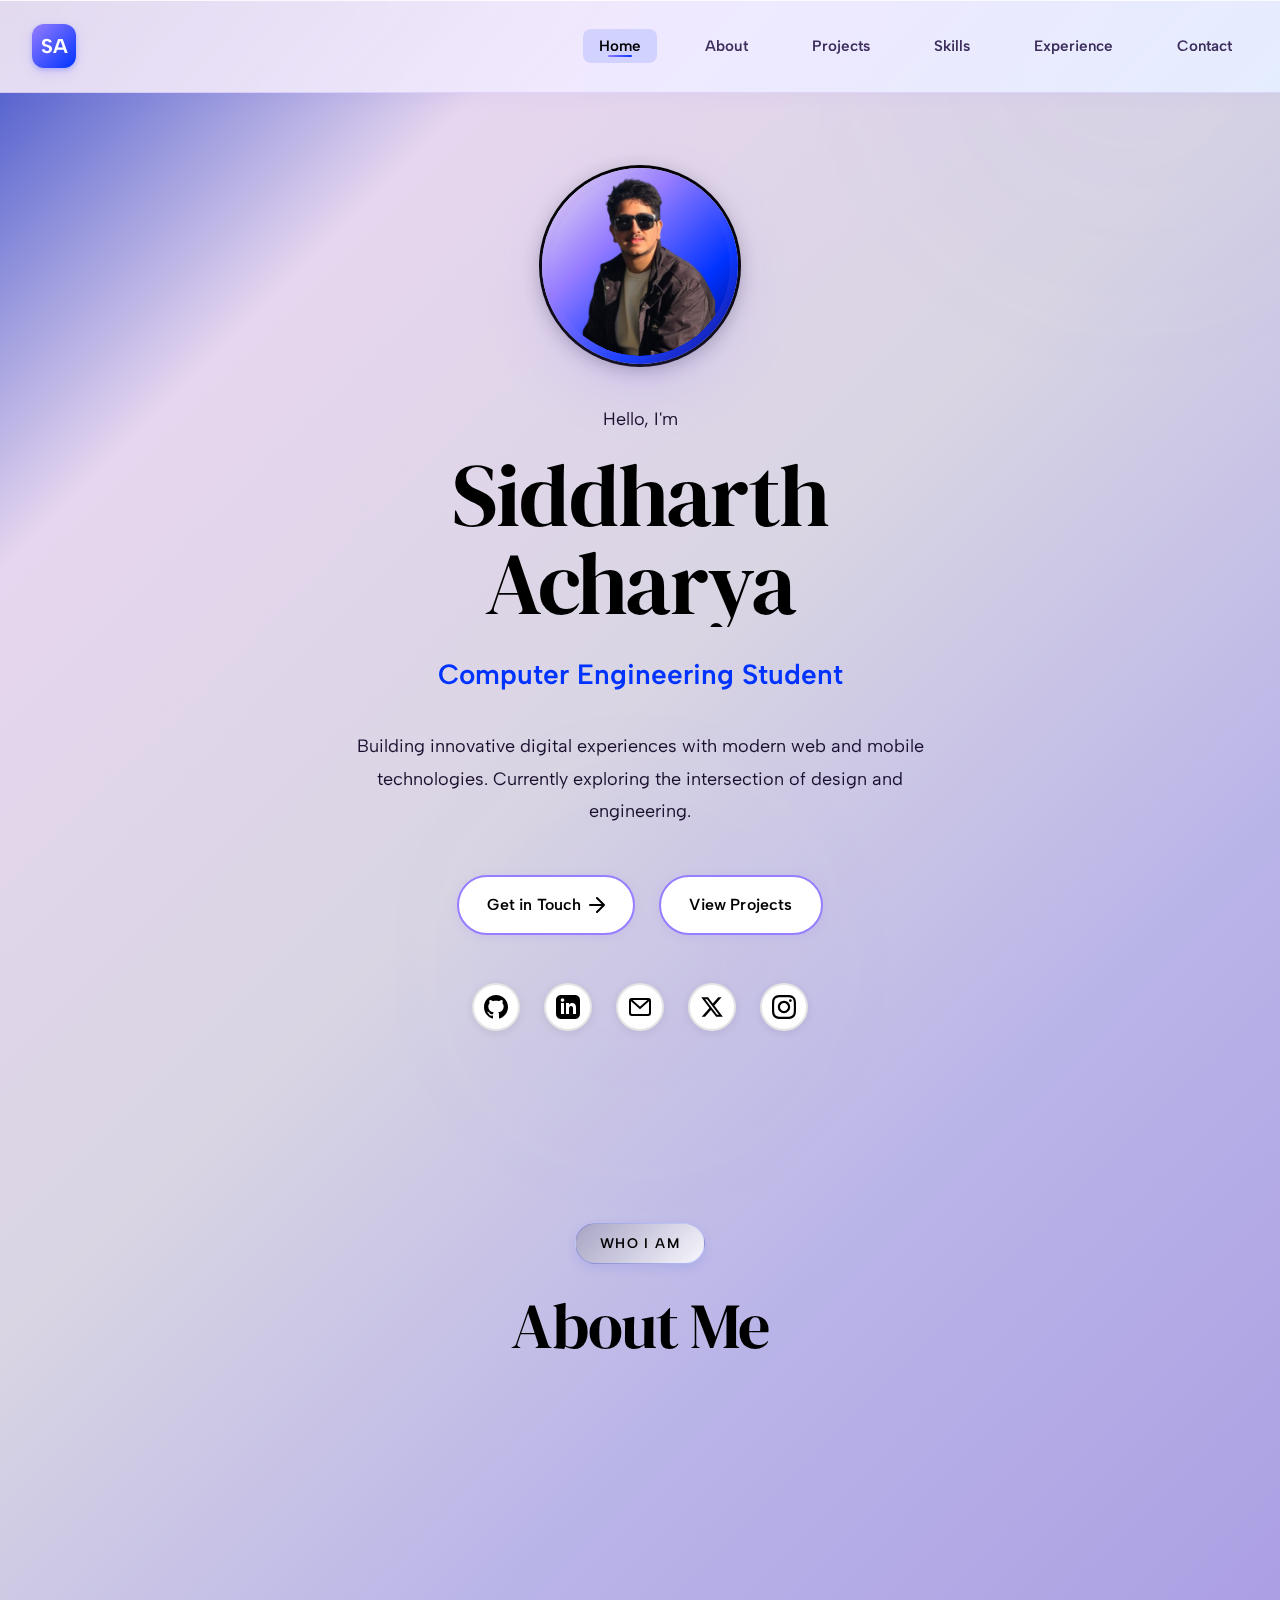
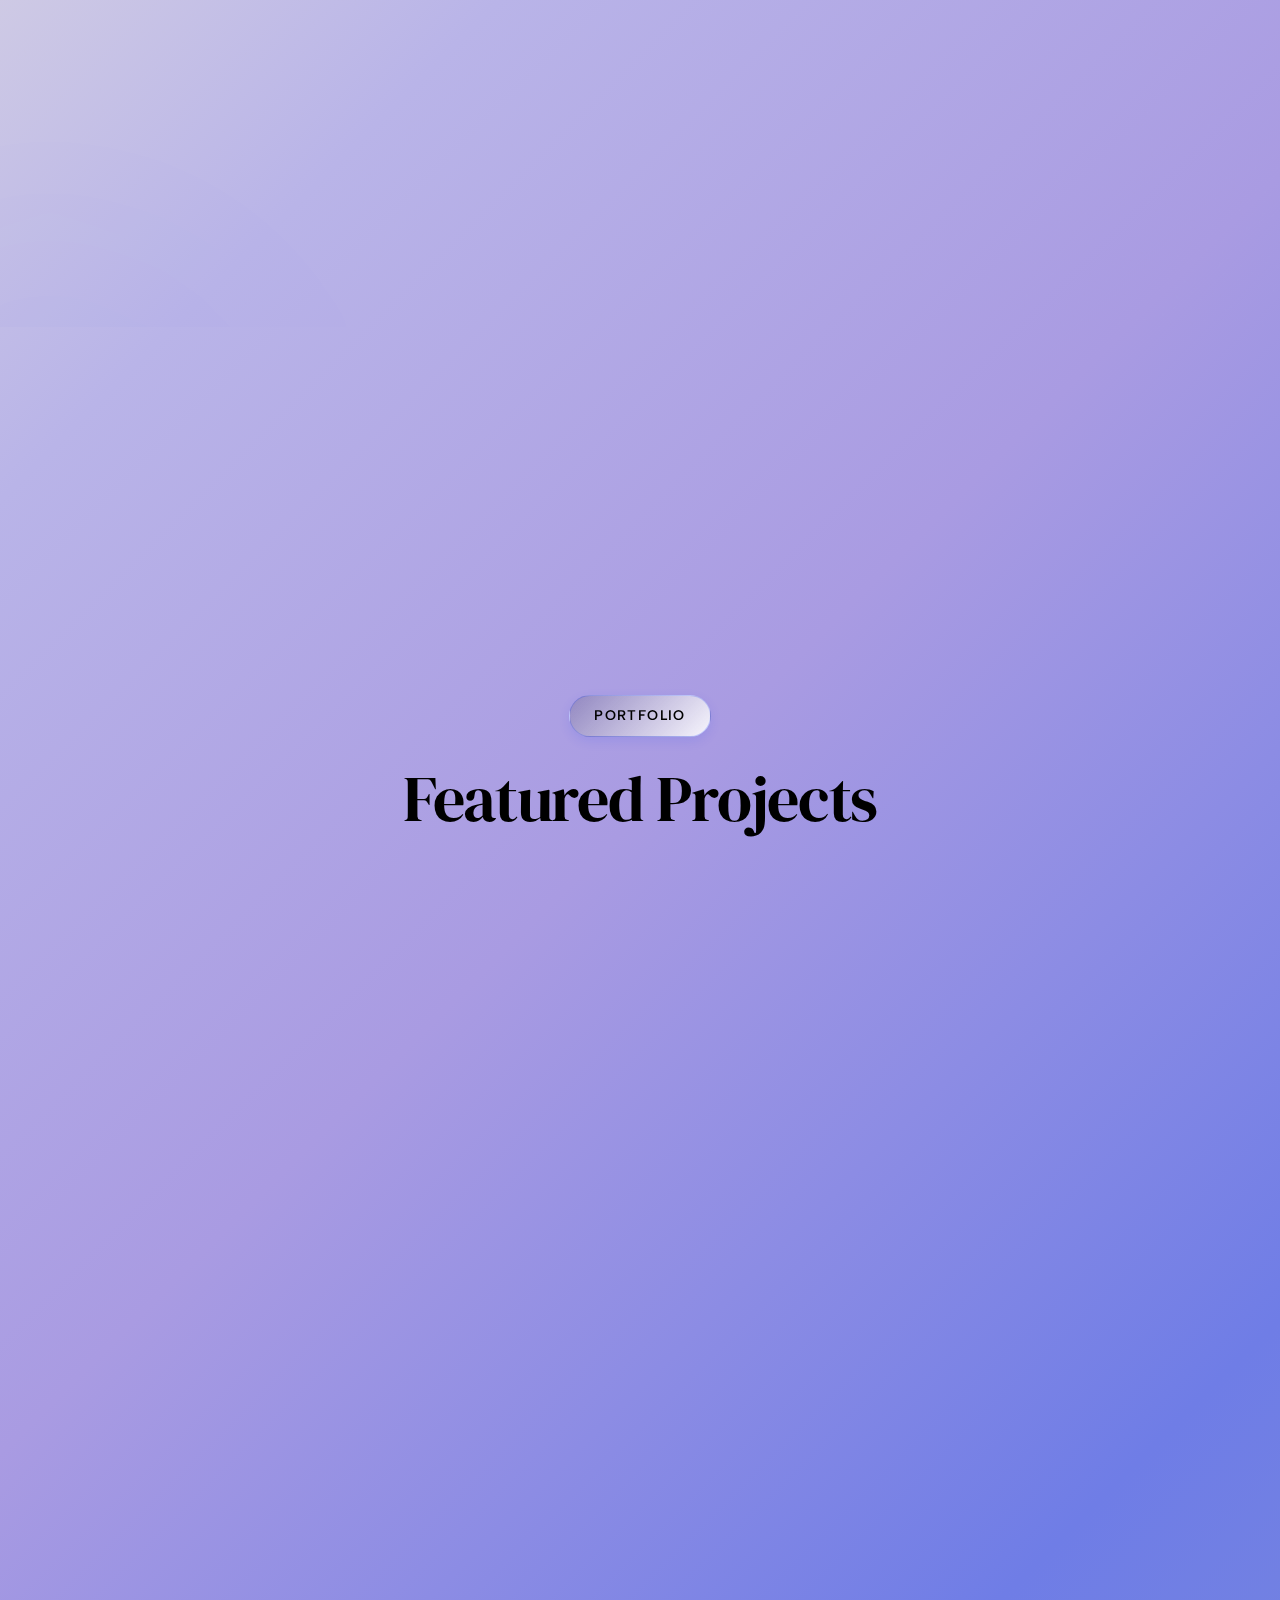
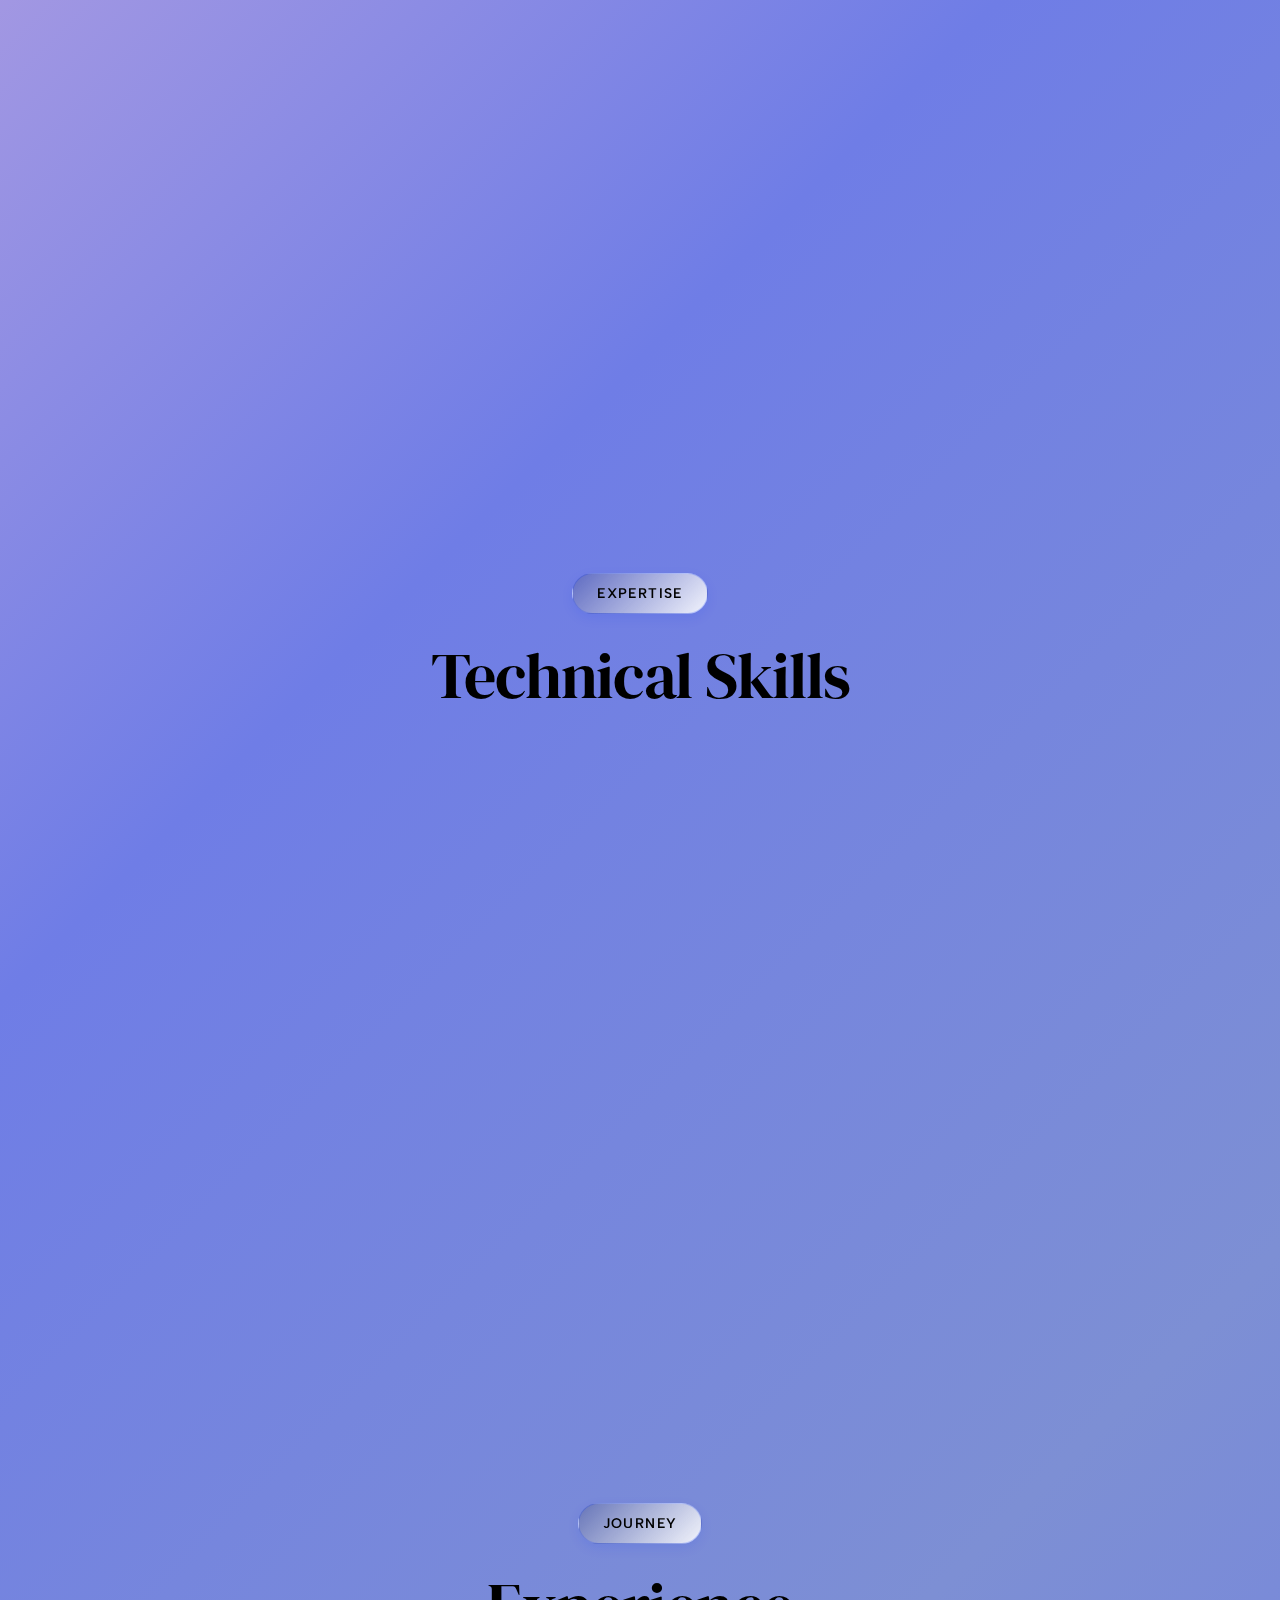
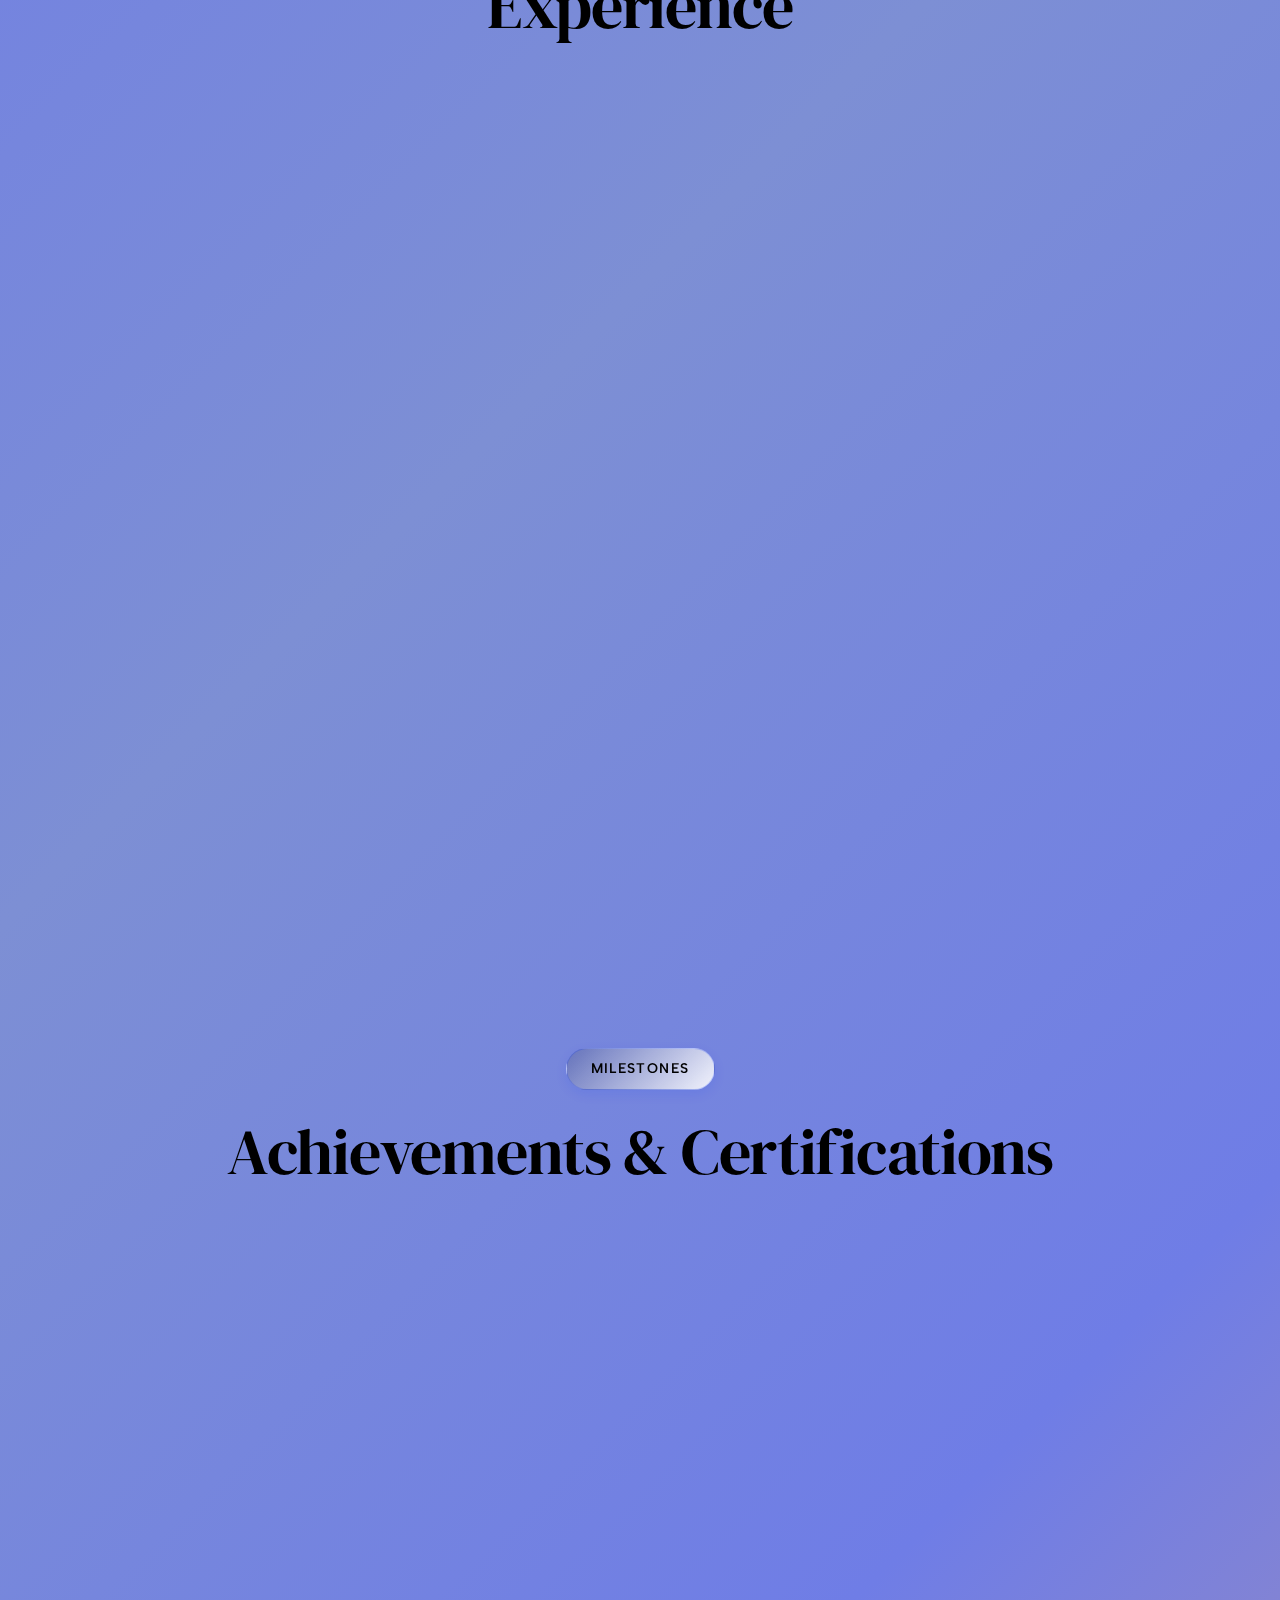
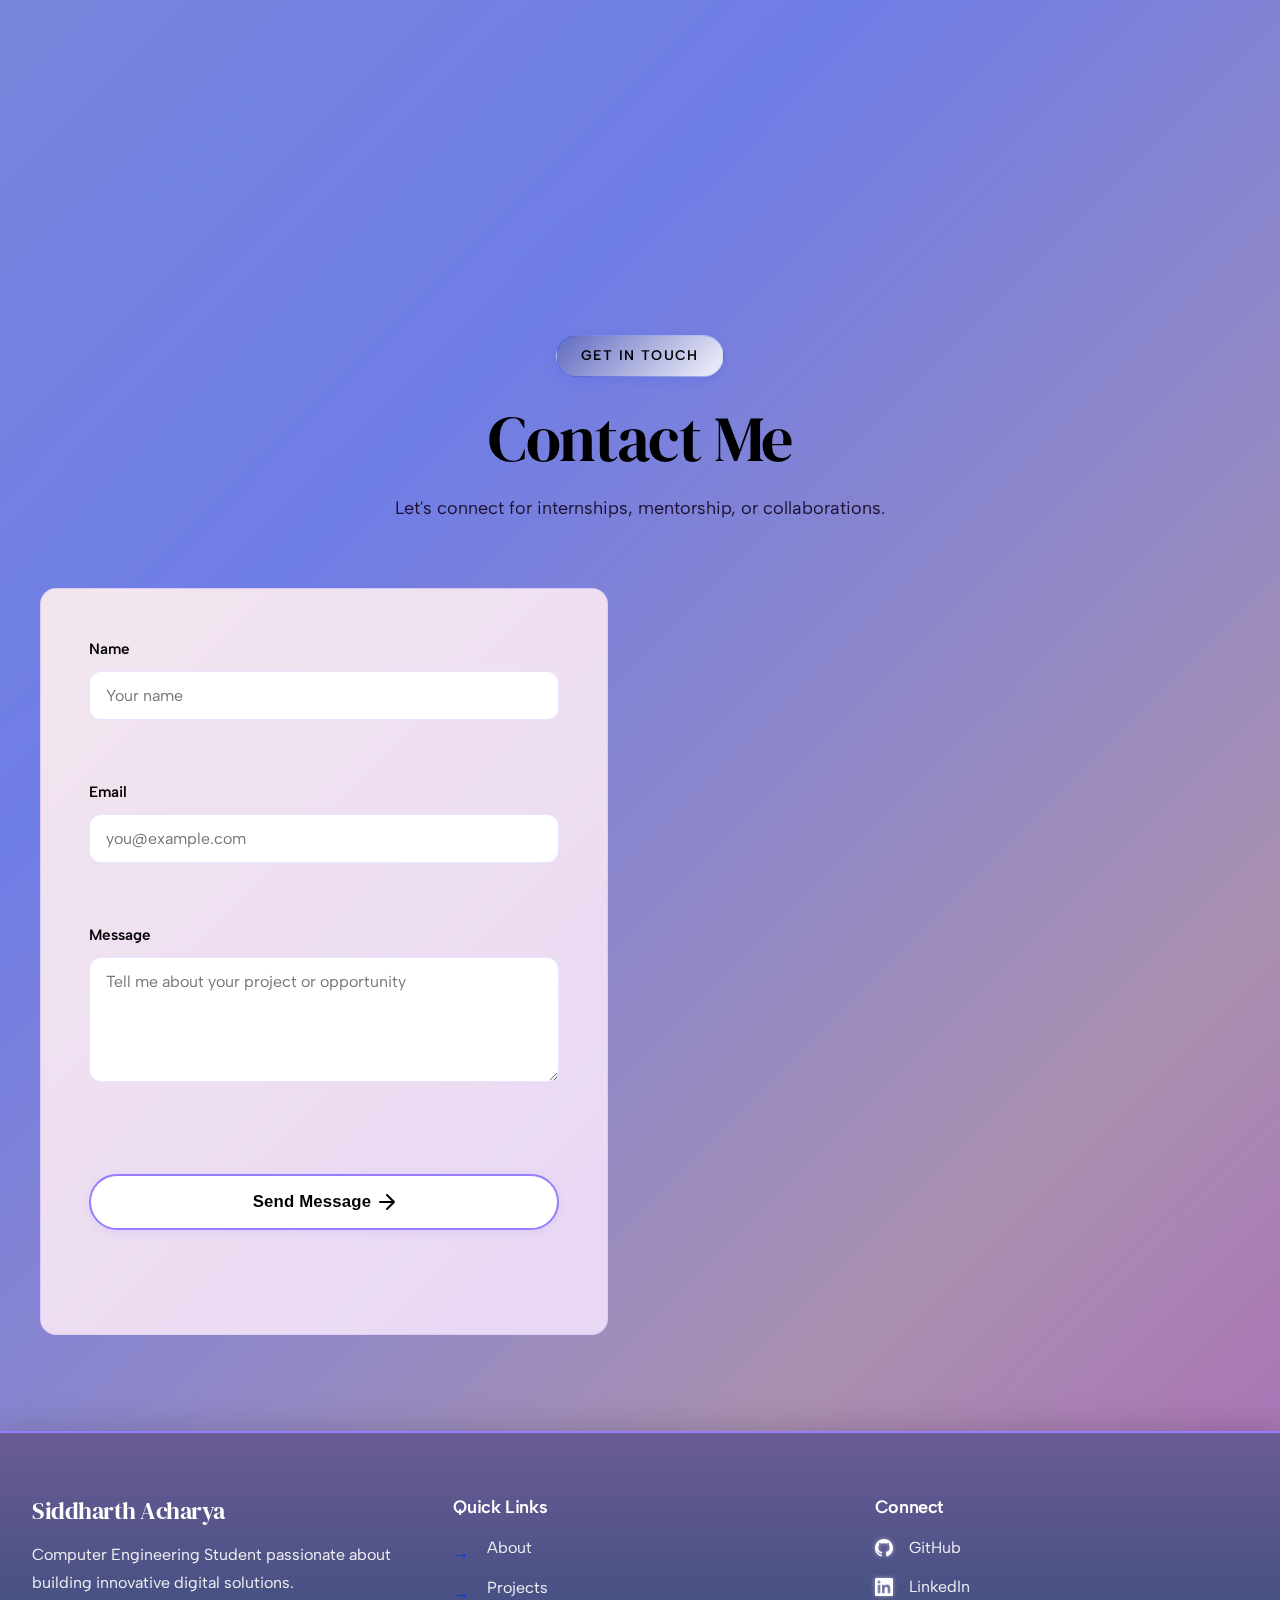
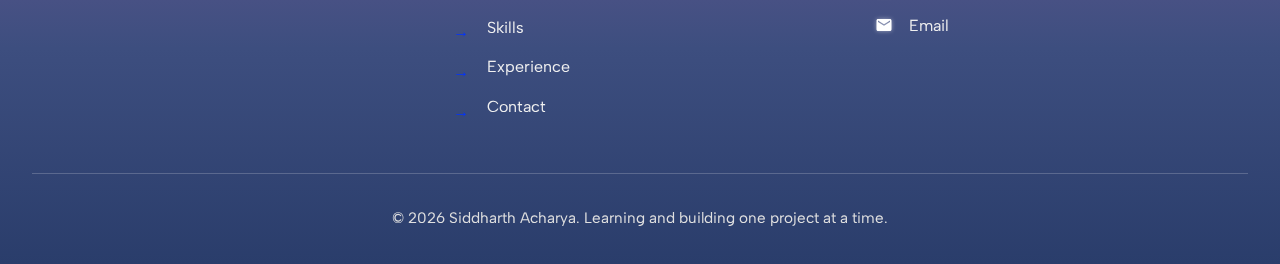
<file: index.html>
<!DOCTYPE html>
<html lang="en">
<head>
    <meta charset="UTF-8">
    <meta name="viewport" content="width=device-width, initial-scale=1.0">
    <meta name="description" content="Siddharth Acharya - Computer Engineering student from Kathmandu, Nepal specializing in web development (Django, Python, JavaScript), data science, and systems programming. View portfolio projects and skills.">
    <meta name="author" content="Siddharth Acharya">
    <meta name="keywords" content="Siddharth Acharya, Computer Engineering Nepal, Web Developer Kathmandu, Python Django Developer, Full Stack Developer, Data Science Student, Portfolio, GitHub Projects, JavaScript, HTML CSS, Systems Programming">
    
    <title>Siddharth Acharya — Computer Engineering Student | Web Developer Portfolio</title>
    
    <!-- Canonical URL -->
    <link rel="canonical" href="https://siddharthacharya.com.np/">
    
    <!-- Open Graph Meta Tags -->
    <meta property="og:title" content="Siddharth Acharya - Computer Engineering Student & Web Developer">
    <meta property="og:description" content="Computer Engineering student passionate about web development, data science, and systems programming. Explore my portfolio projects and technical skills.">
    <meta property="og:image" content="https://siddharthacharya.com.np/dp.png">
    <meta property="og:url" content="https://siddharthacharya.com.np">
    <meta property="og:type" content="website">
    <meta property="og:site_name" content="Siddharth Acharya Portfolio">
    <meta property="og:locale" content="en_US">
    
    <!-- Twitter Card Meta Tags -->
    <meta name="twitter:card" content="summary_large_image">
    <meta name="twitter:site" content="@acharya_2226">
    <meta name="twitter:creator" content="@acharya_2226">
    <meta name="twitter:title" content="Siddharth Acharya - Portfolio">
    <meta name="twitter:description" content="Computer Engineering student specializing in web development and data science. View my projects and skills.">
    <meta name="twitter:image" content="https://siddharthacharya.com.np/dp.png">
    
    <!-- Additional SEO Meta Tags -->
    <meta name="robots" content="index, follow">
    <meta name="googlebot" content="index, follow">
    <meta name="language" content="English">
    <meta name="revisit-after" content="7 days">
    <meta name="theme-color" content="#6366f1">
    
    <!-- Preconnect to font providers -->
    <link rel="preconnect" href="https://fonts.googleapis.com">
    <link rel="preconnect" href="https://fonts.gstatic.com" crossorigin>
    
    <!-- Preload Critical Assets -->
    <link rel="preload" href="styles.css" as="style">
    <link rel="preload" href="dp.png" as="image">
    <link rel="preload" href="https://fonts.googleapis.com/css2?family=DM+Serif+Display:ital@0;1&family=Albert+Sans:wght@300;400;500;600;700&display=swap" as="style">
    
    <!-- Google Fonts -->
    <link href="https://fonts.googleapis.com/css2?family=DM+Serif+Display:ital@0;1&family=Albert+Sans:wght@300;400;500;600;700&display=swap" rel="stylesheet">
    
    <!-- Styles -->
    <link rel="stylesheet" href="styles.css">
    
    <!-- Favicon -->
    <link rel="icon" type="image/svg+xml" href="data:image/svg+xml,<svg xmlns='http://www.w3.org/2000/svg' viewBox='0 0 100 100'><text y='.9em' font-size='90'>👨‍💻</text></svg>">
    
    <!-- Web App Manifest -->
    <link rel="manifest" href="manifest.json">
    
    <!-- Apple Touch Icon -->
    <link rel="apple-touch-icon" href="dp.png">
</head>
<body>
    <!-- Skip to main content link for accessibility -->
    <a href="#main-content" class="skip-link">Skip to main content</a>

    <!-- Navigation -->
    <nav class="site-nav" role="navigation" aria-label="Main navigation">
        <div class="nav-container">
            <a href="#home" class="nav-brand" aria-label="Siddharth Acharya - Home">
                <span class="brand-initial">SA</span>
                <span class="brand-name">Siddharth Acharya</span>
            </a>
            
            <button class="nav-toggle" 
                    aria-label="Toggle navigation menu" 
                    aria-expanded="false"
                    aria-controls="primary-menu">
                <span></span>
                <span></span>
                <span></span>
            </button>
            
            <ul class="nav-menu" id="primary-menu">
                <li><a href="#home" class="nav-link active">Home</a></li>
                <li><a href="#about" class="nav-link">About</a></li>
                <li><a href="#projects" class="nav-link">Projects</a></li>
                <li><a href="#skills" class="nav-link">Skills</a></li>
                <li><a href="#experience" class="nav-link">Experience</a></li>
                <li><a href="#contact" class="nav-link">Contact</a></li>
            </ul>
        </div>
    </nav>

    <!-- Main Content -->
    <main id="main-content">
        <!-- Hero Section -->
        <section id="home" class="hero-section">
            <div class="hero-background">
                <div class="gradient-orb orb-1"></div>
                <div class="gradient-orb orb-2"></div>
                <div class="gradient-orb orb-3"></div>
                <div class="grain-overlay"></div>
            </div>
            
            <div class="hero-container">
                <div class="hero-content">
                    <div class="profile-avatar">
                        <div class="avatar-ring"></div>
                        <div class="avatar-core">
                            <span><img src="dp.png" alt="Siddharth Acharya - Computer Engineering Student Profile Photo" loading="eager" width="200" height="200"></span>
                        </div>
                    </div>
                    
                    <div class="hero-text">
                        <p class="hero-greeting">Hello, I'm</p>
                        <h1 class="hero-title">
                            <span class="title-line">Siddharth</span>
                            <span class="title-line">Acharya</span>
                        </h1>
                        <p class="hero-role">Computer Engineering Student</p>
                        <p class="hero-description">
                            Building innovative digital experiences with modern web and mobile technologies. 
                            Currently exploring the intersection of design and engineering.
                        </p>
                    </div>
                    
                    <div class="hero-actions">
                        <a href="#contact" class="btn btn-primary">
                            <span>Get in Touch</span>
                            <svg width="16" height="16" viewBox="0 0 16 16" fill="none">
                                <path d="M1 8H15M15 8L8 1M15 8L8 15" stroke="currentColor" stroke-width="2" stroke-linecap="round" stroke-linejoin="round"/>
                            </svg>
                        </a>
                        <a href="#projects" class="btn btn-secondary">
                            <span>View Projects</span>
                        </a>
                    </div>
                    
                    <div class="social-links">
                        <a href="https://github.com/acharya-2226" target="_blank" rel="noopener noreferrer" aria-label="GitHub Profile" class="social-link">
                            <svg width="24" height="24" viewBox="0 0 24 24" fill="currentColor">
                                <path d="M12 0c-6.626 0-12 5.373-12 12 0 5.302 3.438 9.8 8.207 11.387.599.111.793-.261.793-.577v-2.234c-3.338.726-4.033-1.416-4.033-1.416-.546-1.387-1.333-1.756-1.333-1.756-1.089-.745.083-.729.083-.729 1.205.084 1.839 1.237 1.839 1.237 1.07 1.834 2.807 1.304 3.492.997.107-.775.418-1.305.762-1.604-2.665-.305-5.467-1.334-5.467-5.931 0-1.311.469-2.381 1.236-3.221-.124-.303-.535-1.524.117-3.176 0 0 1.008-.322 3.301 1.23.957-.266 1.983-.399 3.003-.404 1.02.005 2.047.138 3.006.404 2.291-1.552 3.297-1.23 3.297-1.23.653 1.653.242 2.874.118 3.176.77.84 1.235 1.911 1.235 3.221 0 4.609-2.807 5.624-5.479 5.921.43.372.823 1.102.823 2.222v3.293c0 .319.192.694.801.576 4.765-1.589 8.199-6.086 8.199-11.386 0-6.627-5.373-12-12-12z"/>
                            </svg>
                        </a>
                        <a href="https://www.linkedin.com/in/siddharth-acharya-406423316/" target="_blank" rel="noopener noreferrer" aria-label="LinkedIn Profile" class="social-link">
                            <svg width="24" height="24" viewBox="0 0 24 24" fill="currentColor">
                                <path d="M19 0h-14c-2.761 0-5 2.239-5 5v14c0 2.761 2.239 5 5 5h14c2.762 0 5-2.239 5-5v-14c0-2.761-2.238-5-5-5zm-11 19h-3v-11h3v11zm-1.5-12.268c-.966 0-1.75-.79-1.75-1.764s.784-1.764 1.75-1.764 1.75.79 1.75 1.764-.783 1.764-1.75 1.764zm13.5 12.268h-3v-5.604c0-3.368-4-3.113-4 0v5.604h-3v-11h3v1.765c1.396-2.586 7-2.777 7 2.476v6.759z"/>
                            </svg>
                        </a>
                        <a href="mailto:sidhcoe@gmail.com" aria-label="Email Contact" class="social-link">
                            <svg width="24" height="24" viewBox="0 0 24 24" fill="none" stroke="currentColor" stroke-width="2">
                                <rect x="2" y="4" width="20" height="16" rx="2"/>
                                <path d="M22,4L12,13L2,4"/>
                            </svg>
                        </a>
                        <a href="https://x.com/acharya_2226" target="_blank" rel="noopener noreferrer" aria-label="X (Twitter) Profile" class="social-link">
                            <svg width="24" height="24" viewBox="0 0 24 24" fill="currentColor">
                                <path d="M18.244 2.25h3.308l-7.227 8.26 8.502 11.24H16.17l-5.214-6.817L4.99 21.75H1.68l7.73-8.835L1.254 2.25H8.08l4.713 6.231zm-1.161 17.52h1.833L7.084 4.126H5.117z"/>
                            </svg>
                        </a>
                        <a href="https://www.instagram.com/acharya_2226/" target="_blank" rel="noopener noreferrer" aria-label="Instagram Profile" class="social-link">
                            <svg width="24" height="24" viewBox="0 0 24 24" fill="currentColor">
                                <path d="M12 2.163c3.204 0 3.584.012 4.85.07 3.252.148 4.771 1.691 4.919 4.919.058 1.265.069 1.645.069 4.849 0 3.205-.012 3.584-.069 4.849-.149 3.225-1.664 4.771-4.919 4.919-1.266.058-1.644.07-4.85.07-3.204 0-3.584-.012-4.849-.07-3.26-.149-4.771-1.699-4.919-4.92-.058-1.265-.07-1.644-.07-4.849 0-3.204.013-3.583.07-4.849.149-3.227 1.664-4.771 4.919-4.919 1.266-.057 1.645-.069 4.849-.069zm0-2.163c-3.259 0-3.667.014-4.947.072-4.358.2-6.78 2.618-6.98 6.98-.059 1.281-.073 1.689-.073 4.948 0 3.259.014 3.668.072 4.948.2 4.358 2.618 6.78 6.98 6.98 1.281.058 1.689.072 4.948.072 3.259 0 3.668-.014 4.948-.072 4.354-.2 6.782-2.618 6.979-6.98.059-1.28.073-1.689.073-4.948 0-3.259-.014-3.667-.072-4.947-.196-4.354-2.617-6.78-6.979-6.98-1.281-.059-1.69-.073-4.949-.073zm0 5.838c-3.403 0-6.162 2.759-6.162 6.162s2.759 6.163 6.162 6.163 6.162-2.759 6.162-6.163c0-3.403-2.759-6.162-6.162-6.162zm0 10.162c-2.209 0-4-1.79-4-4 0-2.209 1.791-4 4-4s4 1.791 4 4c0 2.21-1.791 4-4 4zm6.406-11.845c-.796 0-1.441.645-1.441 1.44s.645 1.44 1.441 1.44c.795 0 1.439-.645 1.439-1.44s-.644-1.44-1.439-1.44z"/>
                            </svg>
                        </a>
                    </div>
                </div>
            </div>
        </section>

        <!-- About Section -->
        <section id="about" class="about-section">
            <div class="section-container">
                <div class="section-header">
                    <span class="section-label">Who I Am</span>
                    <h2 class="section-title">About Me</h2>
                </div>
                
                <div class="about-grid">
                    <div class="about-content">
                        <div class="about-card main-about">
                            <p>
                                I'm <strong>Siddharth Acharya</strong>, a Computer Engineering student based in <em>Kathmandu, Nepal</em>, 
                                currently in my 3rd year of studies. I build practical solutions using web technologies, data science, and systems programming.
                            </p>
                            <p>
                                My hands-on experience spans full-stack web development with Django/Python, systems programming in C/C++, 
                                and data science projects. My academic foundation covers data structures, algorithms, object-oriented programming, 
                                computer networks, databases, and graphics programming.
                            </p>
                            <p>
                                I actively work on academic projects, maintain public repositories, and focus on translating learning into working code. 
                                I'm passionate about solving real problems through programming and continuous skill development.
                            </p>
                        </div>
                        
                        <div class="skill-highlights">
                            <div class="skill-category">
                                <div class="category-icon">
                                    <svg width="32" height="32" viewBox="0 0 24 24" fill="none" stroke="currentColor" stroke-width="2">
                                        <polyline points="16 18 22 12 16 6"></polyline>
                                        <polyline points="8 6 2 12 8 18"></polyline>
                                    </svg>
                                </div>
                                <h3>Web Development</h3>
                                <p>HTML5 • CSS3 • JavaScript • Python • Django</p>
                            </div>
                            
                            <div class="skill-category">
                                <div class="category-icon">
                                    <svg width="32" height="32" viewBox="0 0 24 24" fill="none" stroke="currentColor" stroke-width="2">
                                        <polyline points="12 6 19 3 19 13"></polyline>
                                        <polyline points="12 6 5 3 5 13"></polyline>
                                        <line x1="12" y1="12" x2="12" y2="22"></line>
                                        <polyline points="19 16 12 20 5 16"></polyline>
                                    </svg>
                                </div>
                                <h3>Systems & Database</h3>
                                <p>SQL • Database Management • Data Structures • Algorithms</p>
                            </div>
                            
                            
                            
                            <div class="skill-category">
                                <div class="category-icon">
                                    <svg width="32" height="32" viewBox="0 0 24 24" fill="none" stroke="currentColor" stroke-width="2">
                                        <circle cx="12" cy="12" r="3"></circle>
                                        <path d="M19.4 15a1.65 1.65 0 0 0 .33 1.82l.06.06a2 2 0 0 1 0 2.83 2 2 0 0 1-2.83 0l-.06-.06a1.65 1.65 0 0 0-1.82-.33 1.65 1.65 0 0 0-1 1.51V21a2 2 0 0 1-2 2 2 2 0 0 1-2-2v-.09A1.65 1.65 0 0 0 9 19.4a1.65 1.65 0 0 0-1.82.33l-.06.06a2 2 0 0 1-2.83 0 2 2 0 0 1 0-2.83l.06-.06a1.65 1.65 0 0 0 .33-1.82 1.65 1.65 0 0 0-1.51-1H3a2 2 0 0 1-2-2 2 2 0 0 1 2-2h.09A1.65 1.65 0 0 0 4.6 9a1.65 1.65 0 0 0-.33-1.82l-.06-.06a2 2 0 0 1 0-2.83 2 2 0 0 1 2.83 0l.06.06a1.65 1.65 0 0 0 1.82.33H9a1.65 1.65 0 0 0 1-1.51V3a2 2 0 0 1 2-2 2 2 0 0 1 2 2v.09a1.65 1.65 0 0 0 1 1.51 1.65 1.65 0 0 0 1.82-.33l.06-.06a2 2 0 0 1 2.83 0 2 2 0 0 1 0 2.83l-.06.06a1.65 1.65 0 0 0-.33 1.82V9a1.65 1.65 0 0 0 1.51 1H21a2 2 0 0 1 2 2 2 2 0 0 1-2 2h-.09a1.65 1.65 0 0 0-1.51 1z"></path>
                                    </svg>
                                </div>
                                <h3>Languages & Tools</h3>
                                <p>C • C++ • Python • Git • Linux • Jupyter</p>
                            </div>
                        </div>
                    </div>
                </div>
            </div>
        </section>

        <!-- Projects Section -->
        <section id="projects" class="projects-section">
            <div class="section-container">
                <div class="section-header">
                    <span class="section-label">Portfolio</span>
                    <h2 class="section-title">Featured Projects</h2>
                </div>
                
                <div class="projects-grid">
                    <article class="project-card">
                        <div class="project-visual">
                            <div class="project-icon">
                                <svg width="40" height="40" viewBox="0 0 24 24" fill="none" stroke="currentColor" stroke-width="2">
                                    <rect x="3" y="3" width="18" height="18" rx="2"/>
                                    <path d="M3 9h18M9 21V9"/>
                                </svg>
                            </div>
                        </div>
                        <div class="project-details">
                            <h3>Stock Inventory System</h3>
                            <p>Comprehensive inventory management system for tracking stock levels, managing orders, and generating reports with real-time updates and automated alerts.</p>
                            <div class="project-tech">
                                <span class="tech-tag">Python</span>
                                <span class="tech-tag">SQL</span>
                                <span class="tech-tag">Excel</span>
                            </div>
                            <a href="https://github.com/acharya-2226/stock-inventory-system" target="_blank" rel="noopener noreferrer" class="project-link">View on GitHub →</a>
                        </div>
                    </article>
                    
                    <article class="project-card">
                        <div class="project-visual">
                            <div class="project-icon">
                                <svg width="40" height="40" viewBox="0 0 24 24" fill="none" stroke="currentColor" stroke-width="2">
                                    <path d="M4 19.5A2.5 2.5 0 0 1 6.5 17H20"></path>
                                    <path d="M6.5 2H20v20H6.5A2.5 2.5 0 0 1 4 19.5v-15A2.5 2.5 0 0 1 6.5 2z"></path>
                                </svg>
                            </div>
                        </div>
                        <div class="project-details">
                            <h3>Learning Management System</h3>
                            <p>Comprehensive LMS platform for online education with course management, student enrollment, progress tracking, and interactive learning features.</p>
                            <div class="project-tech">
                                <span class="tech-tag">HTML5</span>
                                <span class="tech-tag">CSS3</span>
                                <span class="tech-tag">JavaScript</span>
                            </div>
                            <a href="https://github.com/acharya-2226/lms-project" target="_blank" rel="noopener noreferrer" class="project-link">View on GitHub →</a>
                        </div>
                    </article>
                    
                    <article class="project-card">
                        <div class="project-visual">
                            <div class="project-icon">
                                <svg width="40" height="40" viewBox="0 0 24 24" fill="none" stroke="currentColor" stroke-width="2">
                                    <path d="M12 21v-2m8.22-4.22l-1.42-1.42M19 12h2m-4.22-8.22l-1.42 1.42M12 3v2M4.22 4.22l1.42 1.42M3 12h2m4.22 8.22l1.42-1.42"></path>
                                </svg>
                            </div>
                        </div>
                        <div class="project-details">
                            <h3>Road Crossing Zombie Game</h3>
                            <p>Interactive graphics project featuring a zombie character crossing roads with obstacles. Demonstrates game mechanics, collision detection, and animation handling.</p>
                            <div class="project-tech">
                                <span class="tech-tag">Python</span>
                                <span class="tech-tag">Graphics</span>
                                <span class="tech-tag">Game Dev</span>
                            </div>
                            <a href="https://github.com/acharya-2226/engineering-sem-3-grap" target="_blank" rel="noopener noreferrer" class="project-link">View on GitHub →</a>
                        </div>
                    </article>
                    
                    <article class="project-card">
                        <div class="project-visual">
                            <div class="project-icon">
                                <svg width="40" height="40" viewBox="0 0 24 24" fill="none" stroke="currentColor" stroke-width="2">
                                    <polyline points="16 18 22 12 16 6"></polyline>
                                    <polyline points="8 6 2 12 8 18"></polyline>
                                </svg>
                            </div>
                        </div>
                        <div class="project-details">
                            <h3>Web Development Basics</h3>
                            <p>Foundation project covering responsive web design, CSS layouts, flexbox, grid, and modern HTML5 semantics with interactive components.</p>
                            <div class="project-tech">
                                <span class="tech-tag">HTML5</span>
                                <span class="tech-tag">CSS3</span>
                                <span class="tech-tag">Responsive</span>
                            </div>
                            <a href="https://github.com/acharya-2226/webdev" target="_blank" rel="noopener noreferrer" class="project-link">View on GitHub →</a>
                        </div>
                    </article>
                    
                    <article class="project-card">
                        <div class="project-visual">
                            <div class="project-icon">
                                <svg width="40" height="40" viewBox="0 0 24 24" fill="none" stroke="currentColor" stroke-width="2">
                                    <path d="M17 21v-2a4 4 0 0 0-4-4H5a4 4 0 0 0-4 4v2"></path>
                                    <circle cx="9" cy="7" r="4"></circle>
                                    <path d="M23 21v-2a4 4 0 0 0-3-3.87"></path>
                                    <path d="M16 3.13a4 4 0 0 1 0 7.75"></path>
                                </svg>
                            </div>
                        </div>
                        <div class="project-details">
                            <h3>Employee Management System</h3>
                            <p>C-based file handling project for managing employee records with add, edit, delete, and search functionality demonstrating database concepts.</p>
                            <div class="project-tech">
                                <span class="tech-tag">C</span>
                                <span class="tech-tag">File I/O</span>
                                <span class="tech-tag">Data Structures</span>
                            </div>
                            <a href="https://github.com/acharya-2226/engineering-sem-1-cprog" target="_blank" rel="noopener noreferrer" class="project-link">View on GitHub →</a>
                        </div>
                    </article>
                    
                    <article class="project-card">
                        <div class="project-visual">
                            <div class="project-icon">
                                <svg width="40" height="40" viewBox="0 0 24 24" fill="none" stroke="currentColor" stroke-width="2">
                                    <path d="M21 16V8a2 2 0 0 0-1-1.73l-7-4a2 2 0 0 0-2 0l-7 4A2 2 0 0 0 3 8v8a2 2 0 0 0 1 1.73l7 4a2 2 0 0 0 2 0l7-4A2 2 0 0 0 21 16z"></path>
                                    <polyline points="3.27 6.96 12 12.01 20.73 6.96"></polyline>
                                    <line x1="12" y1="22.08" x2="12" y2="12"></line>
                                </svg>
                            </div>
                        </div>
                        <div class="project-details">
                            <h3>Restaurant Billing System</h3>
                            <p>Object-Oriented Programming project featuring a menu-driven restaurant billing application with order management, calculation, and file storage.</p>
                            <div class="project-tech">
                                <span class="tech-tag">C++</span>
                                <span class="tech-tag">OOP</span>
                                <span class="tech-tag">File Handling</span>
                            </div>
                            <a href="https://github.com/acharya-2226/engineering-sem-2-oop" target="_blank" rel="noopener noreferrer" class="project-link">View on GitHub →</a>
                        </div>
                    </article>
                </div>
            </div>
        </section>

        <!-- Skills Section -->
        <section id="skills" class="skills-section">
            <div class="section-container">
                <div class="section-header">
                    <span class="section-label">Expertise</span>
                    <h2 class="section-title">Technical Skills</h2>
                </div>
                
                <div class="skills-grid">
                    <div class="skill-group">
                        <h3>Programming Languages</h3>
                        <ul>
                            <li>Python</li>
                            <li>C</li>
                            <li>C++</li>
                            <li>HTML5 & CSS3</li>
                            <li>JavaScript</li>
                            <li>SQL</li>
                        </ul>
                    </div>
                    
                    <div class="skill-group">
                        <h3>Frameworks & Concepts</h3>
                        <ul>
                            <li>Django</li>
                            <li>Object-Oriented Programming</li>
                            <li>Data Structures & Algorithms</li>
                            <li>Jupyter Notebook</li>
                            <li>File I/O & Streams</li>
                            <li>Template Languages</li>
                        </ul>
                    </div>
                    
                    <div class="skill-group">
                        <h3>Academic Subject Areas</h3>
                        <ul>
                            <li>Data Science & Analysis</li>
                            <li>Computer Graphics</li>
                            <li>Database Management System</li>
                            <li>Web Application Programming</li>
                            <li>Computer Networks</li>
                            <li>Advanced Python Programming</li>
                        </ul>
                    </div>
                    
                    <div class="skill-group">
                        <h3>Tools & Development</h3>
                        <ul>
                            <li>Git & GitHub</li>
                            <li>VS Code</li>
                            <li>Linux/Command Line</li>
                            <li>Jupyter Lab</li>
                            <li>Python for Data Analysis</li>
                            <li>Version Control</li>
                        </ul>
                    </div>
                </div>
            </div>
        </section>

        <!-- Experience Section -->
        <section id="experience" class="experience-section">
            <div class="section-container">
                <div class="section-header">
                    <span class="section-label">Journey</span>
                    <h2 class="section-title">Experience</h2>
                </div>
                
                <div class="timeline">
                    <div class="timeline-item">
                        <div class="timeline-marker"></div>
                        <div class="timeline-content">
                            <span class="timeline-date">Summer 2025</span>
                            <h3>Software Engineering Intern</h3>
                            <p class="timeline-org">Campus Innovation Lab</p>
                            <ul>
                                <li>Contributed to web application development projects</li>
                                <li>Worked with HTML5, CSS3, and JavaScript on frontend components</li>
                                <li>Practiced Git workflows, code reviews, and team collaboration</li>
                            </ul>
                        </div>
                    </div>
                    
                    <div class="timeline-item">
                        <div class="timeline-marker"></div>
                        <div class="timeline-content">
                            <span class="timeline-date">2023 — Present</span>
                            <h3>Student Developer</h3>
                            <p class="timeline-org">Engineering Club</p>
                            <ul>
                                <li>Collaborated on academic projects and learning initiatives</li>
                                <li>Worked on data structures and algorithms implementations</li>
                                <li>Contributed to club repository and maintained project documentation</li>
                            </ul>
                        </div>
                    </div>
                </div>
            </div>
        </section>

        <!-- Achievements Section -->
        <section id="achievements" class="achievements-section">
            <div class="section-container">
                <div class="section-header">
                    <span class="section-label">Milestones</span>
                    <h2 class="section-title">Achievements & Certifications</h2>
                </div>
                
                <div class="achievements-grid">
                    <div class="achievement-card">
                        <div class="achievement-icon">
                            <svg width="32" height="32" viewBox="0 0 24 24" fill="none" stroke="currentColor" stroke-width="2">
                                <path d="M12 2L15.09 8.26L22 9.27L17 14.14L18.18 21.02L12 17.77L5.82 21.02L7 14.14L2 9.27L8.91 8.26L12 2Z"/>
                            </svg>
                        </div>
                        <h3>Certifications</h3>
                        <ul>
                            <li>FreeCodeCamp Responsive Web Design</li>
                            <li>Web Development Bootcamp : HTML/CSS & Photoshop</li>
                            <li>Django for Beginners : Full Stack Web Development</li>
                        </ul>
                    </div>
                    
                    <div class="achievement-card">
                        <div class="achievement-icon">
                            <svg width="32" height="32" viewBox="0 0 24 24" fill="none" stroke="currentColor" stroke-width="2">
                                <circle cx="12" cy="8" r="7"></circle>
                                <polyline points="8.21 13.89 7 23 12 20 17 23 15.79 13.88"></polyline>
                            </svg>
                        </div>
                        <h3>Academic Recognition</h3>
                        <ul>
                            <li>Active participation in Engineering Club</li>
                            <li>Multiple course projects in graphics, data science, and systems programming</li>
                            <li>Continuous development of programming skills through academic coursework</li>
                        </ul>
                    </div>
                    
                    <div class="achievement-card">
                        <div class="achievement-icon">
                            <svg width="32" height="32" viewBox="0 0 24 24" fill="none" stroke="currentColor" stroke-width="2">
                                <path d="M14 2H6a2 2 0 0 0-2 2v16a2 2 0 0 0 2 2h12a2 2 0 0 0 2-2V8z"></path>
                                <polyline points="14 2 14 8 20 8"></polyline>
                                <line x1="16" y1="13" x2="8" y2="13"></line>
                                <line x1="16" y1="17" x2="8" y2="17"></line>
                                <polyline points="10 9 9 9 8 9"></polyline>
                            </svg>
                        </div>
                        <h3>Projects & Learning</h3>
                        <ul>
                            <li>6+ public repositories on GitHub</li>
                            <li>Experience with Python, C, C++, and web technologies</li>
                            <li>Data science, graphics programming, and full-stack development projects</li>
                        </ul>
                    </div>
                </div>
            </div>
        </section>

        <!-- Contact Section -->
        <section id="contact" class="contact-section">
            <div class="section-container">
                <div class="section-header">
                    <span class="section-label">Get in Touch</span>
                    <h2 class="section-title">Contact Me</h2>
                    <p>Let's connect for internships, mentorship, or collaborations.</p>
                </div>
                
                <div class="contact-grid">
                    <form class="contact-form" id="contact-form" novalidate>
                        <div class="form-group">
                            <label for="name">Name</label>
                            <input type="text" id="name" name="name" placeholder="Your name" required>
                            <span class="error-message" aria-live="polite"></span>
                        </div>
                        
                        <div class="form-group">
                            <label for="email">Email</label>
                            <input type="email" id="email" name="email" placeholder="you@example.com" required>
                            <span class="error-message" aria-live="polite"></span>
                        </div>
                        
                        <div class="form-group">
                            <label for="message">Message</label>
                            <textarea id="message" name="message" rows="5" placeholder="Tell me about your project or opportunity" required></textarea>
                            <span class="error-message" aria-live="polite"></span>
                        </div>
                        
                        <button type="submit" class="btn btn-primary submit-btn">
                            <span>Send Message</span>
                            <svg width="16" height="16" viewBox="0 0 16 16" fill="none">
                                <path d="M1 8H15M15 8L8 1M15 8L8 15" stroke="currentColor" stroke-width="2" stroke-linecap="round" stroke-linejoin="round"/>
                            </svg>
                        </button>
                        
                        <p class="form-status" id="form-status" aria-live="polite"></p>
                    </form>
                    
                    <div class="contact-info">
                        <div class="contact-card">
                            <h3>Email</h3>
                            <p><a href="mailto:sidhcoe@gmail.com">sidhcoe@gmail.com</a></p>
                        </div>
                        
                        <div class="contact-card">
                            <h3>Location</h3>
                            <p>Kathmandu, Nepal</p>
                        </div>
                        
                        <div class="contact-card">
                            <h3>Social Media</h3>
                            <div class="contact-social">
                                <a href="https://github.com/acharya-2226" target="_blank" rel="noopener noreferrer">GitHub</a>
                                <a href="https://www.linkedin.com/in/siddharth-acharya-406423316/" target="_blank" rel="noopener noreferrer">LinkedIn</a>
                                <a href="https://x.com/acharya_2226" target="_blank" rel="noopener noreferrer">X (Twitter)</a>
                            </div>
                        </div>
                        
                        <div class="contact-card">
                            <h3>Availability</h3>
                            <p>Open to internships and part-time learning opportunities</p>
                        </div>
                    </div>
                </div>
            </div>
        </section>
    </main>

    <!-- Footer -->
    <footer class="site-footer">
        <div class="footer-container">
            <div class="footer-grid">
                <div class="footer-col">
                    <h3>Siddharth Acharya</h3>
                    <p>Computer Engineering Student passionate about building innovative digital solutions.</p>
                </div>
                
                <div class="footer-col">
                    <h4>Quick Links</h4>
                    <ul>
                        <li><a href="#about">About</a></li>
                        <li><a href="#projects">Projects</a></li>
                        <li><a href="#skills">Skills</a></li>
                        <li><a href="#experience">Experience</a></li>
                        <li><a href="#contact">Contact</a></li>
                    </ul>
                </div>
                
                <div class="footer-col">
                    <h4>Connect</h4>
                    <ul>
                        <li><a href="https://github.com/acharya-2226" target="_blank" rel="noopener noreferrer">GitHub</a></li>
                        <li><a href="https://www.linkedin.com/in/siddharth-acharya-406423316/" target="_blank" rel="noopener noreferrer">LinkedIn</a></li>
                        <li><a href="mailto:sidhcoe@gmail.com">Email</a></li>
                    </ul>
                </div>
            </div>
            
            <div class="footer-bottom">
                <p>&copy; <span id="year"></span> Siddharth Acharya. Learning and building one project at a time.</p>
            </div>
        </div>
    </footer>

    <!-- JSON-LD Structured Data -->
    <script type="application/ld+json">
    {
      "@context": "https://schema.org",
      "@type": "Person",
      "name": "Siddharth Acharya",
      "url": "https://siddharthacharya.com.np",
      "image": "https://siddharthacharya.com.np/dp.png",
      "jobTitle": "Computer Engineering Student",
      "description": "Computer Engineering student passionate about web development, data science, and systems programming",
      "email": "sidhcoe@gmail.com",
      "alumniOf": {
        "@type": "CollegeOrUniversity",
        "name": "Engineering College"
      },
      "address": {
        "@type": "PostalAddress",
        "addressLocality": "Kathmandu",
        "addressCountry": "NP"
      },
      "sameAs": [
        "https://github.com/acharya-2226",
        "https://www.linkedin.com/in/siddharth-acharya-406423316/",
        "https://x.com/acharya_2226",
        "https://www.instagram.com/acharya_2226/"
      ],
      "knowsAbout": [
        "Web Development",
        "Python Programming",
        "Django Framework",
        "Data Science",
        "C++ Programming",
        "JavaScript",
        "HTML5",
        "CSS3",
        "SQL",
        "Database Management",
        "Data Structures",
        "Algorithms"
      ],
      "knowsLanguage": [
        {
          "@type": "Language",
          "name": "English"
        },
        {
          "@type": "Language",
          "name": "Nepali"
        }
      ]
    }
    </script>
    
    <!-- Scripts -->
    <script src="scripts.js"></script>
</body>
</html>
</file>
<file: styles.css>
/* ================================
   RESET & BASE STYLES
   ================================ */

*,
*::before,
*::after {
    box-sizing: border-box;
    margin: 0;
    padding: 0;
}

:root {
    /* Color Palette - Light Mode: Gradient Background with Purple/Blue Accents */
    --bg-primary: linear-gradient(135deg, #6b5b95 0%, #271a5c 25%, #0033ff 55%, #f2e6ee 100%);
    --bg-secondary: rgba(151, 125, 255, 0.12);
    --bg-tertiary: rgba(0, 51, 255, 0.08);
    --surface: #ffffff;
    --surface-elevated: rgba(151, 125, 255, 0.08);
    

    
    /* Text Colors */
    --text-primary: #000000;
    --text-secondary: #1a0f2e;
    --text-muted: rgba(0, 0, 0, 0.55);
    
    /* Accent Colors */
    --accent-warm: #977dff;
    --accent-coral: #977dff;
    --accent-purple: #977dff;
    --accent-cyan: #0033ff;
    
    /* Gradients - VIBRANT PURPLE/BLUE */
    --gradient-primary: linear-gradient(135deg, #977dff 0%, #0033ff 100%);
    --gradient-secondary: linear-gradient(135deg, #977dff 0%, #0033ff 55%, #00006f 100%);
    --gradient-accent: linear-gradient(135deg, #f2e6ee 0%, #977dff 35%, #0033ff 70%, #00006f 100%);
    
    /* Card Gradients - Inverted for contrast */
    --card-gradient: linear-gradient(135deg, #f2e6ee 0%, #e8d7f5 100%);
    
    /* Borders & Shadows */
    --border-color: rgba(151, 125, 255, 0.2);
    --shadow-sm: 0 6px 16px rgba(151, 125, 255, 0.15);
    --shadow-md: 0 14px 32px rgba(151, 125, 255, 0.2);
    --shadow-lg: 0 24px 60px rgba(151, 125, 255, 0.25);
    --shadow-glow: 0 0 50px rgba(151, 125, 255, 0.4);
    
    /* Spacing */
    --spacing-xs: 0.5rem;
    --spacing-sm: 1rem;
    --spacing-md: 1.5rem;
    --spacing-lg: 2rem;
    --spacing-xl: 3rem;
    --spacing-2xl: 4rem;
    --spacing-3xl: 6rem;
    
    /* Border Radius */
    --radius-sm: 8px;
    --radius-md: 12px;
    --radius-lg: 16px;
    --radius-xl: 24px;
    --radius-full: 9999px;
    
    /* Transitions */
    --transition-fast: 180ms cubic-bezier(0.22, 1, 0.36, 1);
    --transition-base: 320ms cubic-bezier(0.22, 1, 0.36, 1);
    --transition-slow: 520ms cubic-bezier(0.22, 1, 0.36, 1);
    --transition-bounce: 720ms cubic-bezier(0.22, 1.2, 0.36, 1);
}

html {
    scroll-behavior: smooth;
    overflow-x: hidden;
    background: linear-gradient(
    135deg,
    #3b4ec8 0%,
    #e6d6ef 6%,
    #d9d5e3 14%,
    #b9b4e8 22%,
    #a99be2 32%,
    #6f7de6 44%,
    #7d8fd4 60%,
    #6f7de6 76%,
    #a990b0 90%,
    #aa60bb 100%
);

    min-height: 100vh;
}

body {
    font-family: 'Albert Sans', -apple-system, BlinkMacSystemFont, 'Segoe UI', sans-serif;
    background: transparent;
    color: var(--text-primary);
    line-height: 1.7;
    font-size: 16px;
    overflow-x: hidden;
    -webkit-font-smoothing: antialiased;
    -moz-osx-font-smoothing: grayscale;
}

/* Typography */
h1, h2, h3, h4, h5, h6 {
    font-family: 'DM Serif Display', serif;
    line-height: 1.2;
    font-weight: 400;
    letter-spacing: -0.02em;
}

a {
    color: inherit;
    text-decoration: none;
    transition: color var(--transition-base);
}

a:hover {
    color: var(--accent-coral);
}

img {
    max-width: 100%;
    display: block;
}

/* ================================
   UTILITY CLASSES
   ================================ */

.skip-link {
    position: absolute;
    left: -9999px;
    top: var(--spacing-sm);
    background: var(--text-primary);
    color: var(--bg-primary);
    padding: var(--spacing-xs) var(--spacing-md);
    border-radius: var(--radius-full);
    font-weight: 600;
    z-index: 1000;
    transition: left var(--transition-fast);
}

.skip-link:focus {
    left: var(--spacing-sm);
}

/* ================================
   NAVIGATION
   ================================ */

.site-nav {
    position: fixed;
    top: 0;
    left: 0;
    right: 0;
    z-index: 100;
    background: linear-gradient(135deg, rgba(242, 230, 238, 0.92) 0%, rgba(239, 235, 255, 0.9) 50%, rgba(230, 240, 255, 0.88) 100%);
    backdrop-filter: blur(24px) saturate(180%);
    border-bottom: 1px solid rgba(151, 125, 255, 0.2);
    box-shadow: 0 2px 16px rgba(151, 125, 255, 0.08), 0 1px 0 rgba(255, 255, 255, 0.8) inset;
    transition: all var(--transition-base);
}

.site-nav.scrolled {
    background: linear-gradient(135deg, rgba(242, 230, 238, 0.98) 0%, rgba(239, 235, 255, 0.96) 50%, rgba(230, 240, 255, 0.94) 100%);
    border-bottom: 1px solid rgba(151, 125, 255, 0.3);
    box-shadow: 0 4px 24px rgba(151, 125, 255, 0.15), 0 1px 0 rgba(255, 255, 255, 0.9) inset;
}

.nav-container {
    max-width: 1400px;
    margin: 0 auto;
    padding: var(--spacing-md) var(--spacing-lg);
    display: flex;
    align-items: center;
    justify-content: space-between;
}

.nav-brand {
    display: flex;
    align-items: center;
    gap: var(--spacing-sm);
    font-weight: 600;
    font-size: 1.125rem;
    transition: transform var(--transition-base);
}

.nav-brand:hover {
    transform: scale(1.05);
}

.brand-initial {
    width: 44px;
    height: 44px;
    display: flex;
    align-items: center;
    justify-content: center;
    background: var(--gradient-primary);
    color: #ffffff;
    border-radius: 12px;
    font-weight: 700;
    font-size: 1.25rem;
    box-shadow: 0 4px 12px rgba(151, 125, 255, 0.25), 0 2px 4px rgba(0, 51, 255, 0.2);
    position: relative;
    overflow: hidden;
}

.brand-initial::before {
    content: '';
    position: absolute;
    top: 0;
    left: -100%;
    width: 100%;
    height: 100%;
    background: linear-gradient(90deg, transparent, rgba(255, 255, 255, 0.3), transparent);
    transition: left 0.5s;
}

.nav-brand:hover .brand-initial::before {
    left: 100%;
}

.brand-name {
    display: none;
}

.nav-menu {
    display: flex;
    gap: var(--spacing-lg);
    list-style: none;
    align-items: center;
}

.nav-link {
    position: relative;
    color: #3d2d5c;
    font-weight: 600;
    font-size: 0.95rem;
    padding: 8px 16px;
    border-radius: 8px;
    transition: all 0.3s cubic-bezier(0.4, 0, 0.2, 1);
}

.nav-link::after {
    content: '';
    position: absolute;
    bottom: 6px;
    left: 50%;
    transform: translateX(-50%);
    width: 0;
    height: 2px;
    background: var(--gradient-primary);
    border-radius: 2px;
    transition: width 0.3s cubic-bezier(0.4, 0, 0.2, 1);
}

.nav-link:hover,
.nav-link.active {
    color: #000000;
    background: rgba(0, 51, 255, 0.12);
}

.nav-link.active::after,
.nav-link:hover::after {
    width: 24px;
}

.nav-toggle {
    display: none;
    flex-direction: column;
    gap: 6px;
    background: transparent;
    border: none;
    cursor: pointer;
    padding: var(--spacing-xs);
}

.nav-toggle span {
    width: 26px;
    height: 2px;
    background: var(--text-primary);
    border-radius: var(--radius-full);
    transition: all var(--transition-base);
}

.nav-toggle[aria-expanded="true"] span:nth-child(1) {
    transform: rotate(45deg) translate(6px, 6px);
}

.nav-toggle[aria-expanded="true"] span:nth-child(2) {
    opacity: 0;
}

.nav-toggle[aria-expanded="true"] span:nth-child(3) {
    transform: rotate(-45deg) translate(6px, -6px);
}

/* ================================
   HERO SECTION
   ================================ */

.hero-section {
    position: relative;
    min-height: 100vh;
    display: flex;
    align-items: center;
    justify-content: center;
    padding: calc(var(--spacing-3xl) + 80px) var(--spacing-lg) var(--spacing-3xl);
    overflow: visible;
}

.hero-background {
    position: absolute;
    top: 0;
    left: 0;
    right: 0;
    bottom: -800px;
    z-index: 0;
    overflow: hidden;
}

.gradient-orb {
    position: absolute;
    border-radius: 50%;
    filter: blur(90px);
    opacity: 0.45;
    animation: float 28s ease-in-out infinite;
}

.orb-1 {
    width: 500px;
    height: 500px;
    background: radial-gradient(circle, rgba(151, 125, 255, 0.08) 0%, rgba(0, 51, 255, 0.04) 100%);
    top: -200px;
    right: -100px;
    animation-delay: 0s;
}

.orb-2 {
    width: 600px;
    height: 600px;
    background: radial-gradient(circle, rgba(0, 51, 255, 0.05) 0%, rgba(151, 125, 255, 0.02) 100%);
    bottom: -450px;
    left: -250px;
    animation-delay: -7s;
}

.orb-3 {
    width: 400px;
    height: 400px;
    background: radial-gradient(circle, rgba(151, 125, 255, 0.06) 0%, rgba(0, 51, 255, 0.03) 100%);
    top: 50%;
    left: 50%;
    transform: translate(-50%, -50%);
    animation-delay: -14s;
}

@keyframes float {
    0%, 100% {
        transform: translate(0, 0) scale(1);
    }
    33% {
        transform: translate(24px, -36px) scale(1.06);
    }
    66% {
        transform: translate(-18px, 24px) scale(0.96);
    }
}

.grain-overlay {
    position: absolute;
    inset: 0;
    background-image: url("data:image/svg+xml,%3Csvg viewBox='0 0 400 400' xmlns='http://www.w3.org/2000/svg'%3E%3Cfilter id='noiseFilter'%3E%3CfeTurbulence type='fractalNoise' baseFrequency='0.9' numOctaves='4' stitchTiles='stitch'/%3E%3C/filter%3E%3Crect width='100%25' height='100%25' filter='url(%23noiseFilter)' opacity='0.05'/%3E%3C/svg%3E");
    opacity: 0.2;
    pointer-events: none;
}

.hero-container {
    position: relative;
    z-index: 1;
    max-width: 900px;
    margin: 0 auto;
    text-align: center;
}

.hero-content {
    animation: fadeInUp 1s cubic-bezier(0.22, 1, 0.36, 1) both;
}

.profile-avatar {
    position: relative;
    width: 180px;
    height: 180px;
    margin: 0 auto var(--spacing-xl);
}

.avatar-ring {
    position: absolute;
    inset: -8px;
    border-radius: 50%;
    background: var(--gradient-accent);
    animation: rotate 14s linear infinite;
    box-shadow: 0 0 0 3px #000000, 0 4px 20px rgba(0, 0, 0, 0.3);
}

@keyframes rotate {
    from { transform: rotate(0deg); }
    to { transform: rotate(360deg); }
}

.avatar-core {
    position: absolute;
    inset: 0;
    border-radius: 50%;
    display: flex;
    align-items: center;
    justify-content: center;
    overflow: hidden;
    box-shadow: var(--shadow-lg);
}

.avatar-core span {
    width: 100%;
    height: 100%;
    display: flex;
    align-items: center;
    justify-content: center;
    border-radius: 50%;
    overflow: hidden;
}

.avatar-core img {
    width: 100%;
    height: 100%;
    object-fit: cover;
    border-radius: 50%;
}

.hero-greeting {
    font-size: 1.125rem;
    color: #1a0f2e;
    margin-bottom: var(--spacing-sm);
    animation: fadeInUp 1s cubic-bezier(0.22, 1, 0.36, 1) 0.2s both;
}

.hero-title {
    font-size: clamp(3rem, 8vw, 5.5rem);
    margin-bottom: var(--spacing-md);
    line-height: 1;
    color: #000000;
}

.title-line {
    display: block;
    background: var(--text-primary);
    -webkit-background-clip: text;
    -webkit-text-fill-color: transparent;
    background-clip: text;
    animation: fadeInUp 1s cubic-bezier(0.22, 1, 0.36, 1) 0.3s both;
}

.title-line:nth-child(2) {
    animation-delay: 0.4s;
}

.hero-role {
    font-size: clamp(1.25rem, 3vw, 1.75rem);
    color: #0033ff;
    margin-bottom: var(--spacing-lg);
    font-family: 'Albert Sans', sans-serif;
    font-weight: 600;
    animation: fadeInUp 1s cubic-bezier(0.22, 1, 0.36, 1) 0.5s both;
}

.hero-description {
    font-size: 1.125rem;
    color: #1a0f2e;
    max-width: 600px;
    margin: 0 auto var(--spacing-xl);
    line-height: 1.8;
    animation: fadeInUp 1s cubic-bezier(0.22, 1, 0.36, 1) 0.6s both;
}

@keyframes fadeInUp {
    from {
        opacity: 0;
        transform: translateY(24px);
    }
    to {
        opacity: 1;
        transform: translateY(0);
    }
}

.hero-actions {
    display: flex;
    gap: var(--spacing-md);
    justify-content: center;
    margin-bottom: var(--spacing-xl);
    flex-wrap: wrap;
    animation: fadeInUp 1s cubic-bezier(0.22, 1, 0.36, 1) 0.7s both;
}

.btn {
    display: inline-flex;
    align-items: center;
    gap: var(--spacing-xs);
    padding: 14px 28px;
    border-radius: var(--radius-full);
    font-weight: 600;
    font-size: 1rem;
    transition: all var(--transition-base);
    border: 2px solid transparent;
    cursor: pointer;
    position: relative;
    overflow: hidden;
    background-clip: padding-box;
}

.btn::before {
    content: '';
    position: absolute;
    inset: 0;
    background: transparent;
    opacity: 1;
    transition: all var(--transition-base);
    border-radius: inherit;
}

.btn span,
.btn svg {
    position: relative;
    z-index: 1;
}

.btn-primary {
    background: #ffffff;
    color: #000000;
    border: 2px solid #977dff;
    font-weight: 600;
    letter-spacing: 0.01em;
    box-shadow: 0 2px 10px rgba(151, 125, 255, 0.15);
}

.btn-primary:hover {
    transform: translateY(-3px);
    box-shadow: 0 4px 20px rgba(151, 125, 255, 0.35);
    border-color: #0033ff;
}

.btn-primary:hover::before {
    opacity: 1;
}

.btn-primary:active {
    transform: translateY(-1px);
}

.btn-secondary {
    background: #ffffff;
    border: 2px solid #977dff;
    color: var(--text-primary);
    font-weight: 600;
    letter-spacing: 0.01em;
    position: relative;
    box-shadow: 0 2px 10px rgba(151, 125, 255, 0.15);
}

.btn-secondary::before {
    background: linear-gradient(135deg, rgba(151, 125, 255, 0.08) 0%, rgba(0, 51, 255, 0.08) 100%);
    opacity: 0;
}

.btn-secondary:hover {
    transform: translateY(-3px);
    box-shadow: 0 4px 20px rgba(151, 125, 255, 0.35);
    border-color: #0033ff;
}

.btn-secondary:hover::before {
    opacity: 1;
}

.social-links {
    display: flex;
    gap: var(--spacing-md);
    justify-content: center;
    animation: fadeInUp 1s var(--transition-slow) 0.8s both;
}

.social-link {
    width: 48px;
    height: 48px;
    display: flex;
    align-items: center;
    justify-content: center;
    border-radius: 50%;
    background: #ffffff;
    border: 2px solid rgba(0, 0, 0, 0.1);
    color: #000000;
    transition: all var(--transition-base);
    font-weight: 600;
    box-shadow: 0 2px 10px rgba(0, 0, 0, 0.08);
}

.social-link:hover {
    background: #ffffff;
    border-color: #0033ff;
    color: #0033ff;
    transform: translateY(-4px);
    box-shadow: 0 4px 20px rgba(0, 51, 255, 0.3), 0 0 25px rgba(151, 125, 255, 0.4);
}

/* ================================
   SECTION STYLES
   ================================ */

section {
    padding: var(--spacing-3xl) var(--spacing-lg);
    position: relative;
}

.section-container {
    max-width: 1400px;
    margin: 0 auto;
}

.section-header {
    margin-bottom: var(--spacing-2xl);
    text-align: center;
}

.section-label {
    display: inline-block;
    padding: var(--spacing-xs) var(--spacing-md);
    background: linear-gradient(135deg, rgba(0, 0, 0, 0.15) 0%, rgba(255, 255, 255, 0.9) 100%);
    border: 1px solid rgba(0, 51, 255, 0.2);
    border-radius: var(--radius-full);
    font-size: 0.875rem;
    font-weight: 600;
    color: #000000;
    text-transform: uppercase;
    letter-spacing: 0.1em;
    margin-bottom: var(--spacing-md);
    box-shadow: 0 4px 12px rgba(0, 51, 255, 0.1);
}

/* Section-specific label styles for background contrast */
/* .about-section .section-label {
    background: rgba(255, 255, 255, 0.85);
    border: 2px solid #000000;
    color: #6b5b95;
    box-shadow: 0 4px 16px rgba(255, 255, 255, 0.3), 0 0 20px rgba(151, 125, 255, 0.4);
}

.projects-section .section-label {
    background: linear-gradient(135deg, rgba(0, 51, 255, 0.2) 0%, rgba(151, 125, 255, 0.15) 100%);
    border: 2px solid #0033ff;
    color: #00006f;
    box-shadow: 0 4px 12px rgba(0, 51, 255, 0.25);
}

.skills-section .section-label {
    background: rgba(151, 125, 255, 0.3);
    border: 2px solid #977dff;
    color: #000000;
    box-shadow: 0 4px 12px rgba(151, 125, 255, 0.3);
}

.experience-section .section-label {
    background: linear-gradient(135deg, rgba(242, 230, 238, 0.9) 0%, rgba(151, 125, 255, 0.1) 100%);
    border: 2px solid #977dff;
    color: #000000;
    box-shadow: 0 4px 12px rgba(151, 125, 255, 0.15);
}

.achievements-section .section-label {
    background: rgba(255, 255, 255, 0.7);
    border: 2px solid #0033ff;
    color: #000000;
    box-shadow: 0 4px 12px rgba(0, 51, 255, 0.15);
}

.contact-section .section-label {
    background: linear-gradient(135deg, #977dff 0%, #0033ff 100%);
    border: 2px solid #00006f;
    color: #ffffff;
    box-shadow: 0 4px 16px rgba(0, 51, 255, 0.4), 0 0 25px rgba(151, 125, 255, 0.3);
}  */

.section-title {
    font-size: clamp(2.5rem, 5vw, 4rem);
    margin-bottom: var(--spacing-sm);
    color: #000000;
}

.section-header p {
    font-size: 1.125rem;
    color: #1a0f2e;
    max-width: 700px;
    margin: 0 auto;
}

/* ================================
   ABOUT SECTION
   ================================ */

.about-section {
    background: transparent;
}

.about-grid {
    display: grid;
    gap: var(--spacing-xl);
}

.about-content {
    display: grid;
    gap: var(--spacing-xl);
}

.about-card {
    background: var(--card-gradient);
    border: 1px solid var(--border-color);
    border-radius: var(--radius-lg);
    padding: var(--spacing-xl);
    transition: all var(--transition-base);
}

.about-card:hover {
    border-color: rgba(151, 125, 255, 0.4);
    box-shadow: var(--shadow-lg);
    transform: translateY(-4px);
}

.main-about p {
    font-size: 1.125rem;
    line-height: 1.9;
    color: #1a0f2e;
    margin-bottom: var(--spacing-md);
}

.main-about p:last-child {
    margin-bottom: 0;
}

.main-about strong {
    color: #000000;
    font-weight: 600;
}

.main-about em {
    color: #0033ff;
    font-style: normal;
}

.skill-highlights {
    display: grid;
    grid-template-columns: repeat(auto-fit, minmax(280px, 1fr));
    gap: var(--spacing-lg);
}

.skill-category {
    background: var(--card-gradient);
    border: 1px solid var(--border-color);
    border-radius: var(--radius-lg);
    padding: var(--spacing-lg);
    transition: all var(--transition-base);
}

.skill-category:hover {
    border-color: rgba(151, 125, 255, 0.3);
    background: var(--surface-elevated);
    transform: translateY(-4px);
}

.category-icon {
    width: 56px;
    height: 56px;
    display: flex;
    align-items: center;
    justify-content: center;
    background: var(--gradient-primary);
    border-radius: var(--radius-md);
    margin-bottom: var(--spacing-md);
    color: #ffffff;
    font-weight: 700;
}

.skill-category h3 {
    font-size: 1.25rem;
    margin-bottom: var(--spacing-sm);
    color: #000000;
}

.skill-category p {
    color: #1a0f2e;
    line-height: 1.7;
}

/* ================================
   PROJECTS SECTION
   ================================ */

.projects-section {
    background: transparent;
}

.projects-grid {
    display: grid;
    grid-template-columns: repeat(auto-fit, minmax(340px, 1fr));
    gap: var(--spacing-lg);
}

.project-card {
    background: var(--card-gradient);
    border: 1px solid var(--border-color);
    border-radius: var(--radius-lg);
    padding: var(--spacing-xl);
    transition: all var(--transition-base);
    display: flex;
    flex-direction: column;
    gap: var(--spacing-md);
}

.project-card:hover {
    border-color: rgba(151, 125, 255, 0.5);
    transform: translateY(-8px);
    box-shadow: var(--shadow-lg);
}

.project-visual {
    margin-bottom: var(--spacing-sm);
}

.project-icon {
    width: 72px;
    height: 72px;
    display: flex;
    align-items: center;
    justify-content: center;
    background: var(--gradient-secondary);
    border-radius: var(--radius-md);
    color: #ffffff;
    font-weight: 700;
}

.project-details h3 {
    font-size: 1.5rem;
    margin-bottom: var(--spacing-sm);
    color: #000000;
}

.project-details p {
    color: #1a0f2e;
    line-height: 1.7;
    margin-bottom: var(--spacing-md);
}

.project-tech {
    display: flex;
    flex-wrap: wrap;
    gap: var(--spacing-xs);
}

.tech-tag {
    padding: 6px 14px;
    background: rgba(151, 125, 255, 0.12);
    border: 1px solid rgba(151, 125, 255, 0.2);
    border-radius: var(--radius-full);
    font-size: 0.875rem;
    color: #000000;
    font-weight: 500;
    transition: all var(--transition-base);
}

.tech-tag:hover {
    background: rgba(0, 51, 255, 0.15);
    border-color: #0033ff;
    color: #0033ff;
}

.project-link {
    display: inline-block;
    margin-top: var(--spacing-sm);
    color: var(--accent-coral);
    font-weight: 600;
    font-size: 0.95rem;
    transition: all var(--transition-base);
    padding: 6px 0;
    border-bottom: 2px solid transparent;
}

.project-link:hover {
    color: #0033ff;
    border-bottom-color: #0033ff;
    transform: translateX(4px);
    text-decoration: underline;
}

/* ================================
   SKILLS SECTION
   ================================ */

.skills-section {
    background: transparent;
}

.skills-grid {
    display: grid;
    grid-template-columns: repeat(auto-fit, minmax(280px, 1fr));
    gap: var(--spacing-lg);
}

.skill-group {
    background: var(--card-gradient);
    border: 1px solid var(--border-color);
    border-radius: var(--radius-lg);
    padding: var(--spacing-xl);
    transition: all var(--transition-base);
}

.skill-group:hover {
    border-color: rgba(151, 125, 255, 0.4);
    transform: translateY(-4px);
    box-shadow: var(--shadow-md);
}

.skill-group h3 {
    font-size: 1.5rem;
    margin-bottom: var(--spacing-md);
    color: #000000;
}

.skill-group ul {
    list-style: none;
    display: grid;
    gap: var(--spacing-sm);
}

.skill-group li {
    color: #1a0f2e;
    padding-left: var(--spacing-md);
    position: relative;
}

.skill-group li::before {
    content: '→';
    position: absolute;
    left: 0;
    color: #0033ff;
    font-weight: 700;
}

/* ================================
   EXPERIENCE SECTION
   ================================ */

.experience-section {
    background: transparent;
}

.timeline {
    max-width: 900px;
    margin: 0 auto;
    display: grid;
    gap: var(--spacing-xl);
}

.timeline-item {
    display: grid;
    grid-template-columns: auto 1fr;
    gap: var(--spacing-lg);
}

.timeline-marker {
    width: 16px;
    height: 16px;
    background: var(--gradient-primary);
    border-radius: 50%;
    margin-top: 8px;
    box-shadow: 0 0 0 8px rgba(151, 125, 255, 0.15);
    position: relative;
}

.timeline-marker::after {
    content: '';
    position: absolute;
    top: 24px;
    left: 50%;
    transform: translateX(-50%);
    width: 2px;
    height: calc(100% + var(--spacing-xl));
    background: var(--border-color);
}

.timeline-item:last-child .timeline-marker::after {
    display: none;
}

.timeline-content {
    background: var(--card-gradient);
    border: 1px solid var(--border-color);
    border-radius: var(--radius-lg);
    padding: var(--spacing-xl);
    transition: all var(--transition-base);
}

.timeline-content:hover {
    border-color: rgba(151, 125, 255, 0.4);
    transform: translateX(8px);
    box-shadow: var(--shadow-md);
}

.timeline-date {
    display: inline-block;
    padding: 4px 12px;
    background: var(--bg-secondary);
    border: 1px solid var(--border-color);
    border-radius: var(--radius-full);
    font-size: 0.875rem;
    color: #977dff;
    font-weight: 600;
    margin-bottom: var(--spacing-sm);
}

.timeline-content h3 {
    font-size: 1.5rem;
    margin-bottom: var(--spacing-xs);
    color: #000000;
}

.timeline-org {
    color: #1a0f2e;
    margin-bottom: var(--spacing-md);
    font-weight: 500;
}

.timeline-content ul {
    list-style: none;
    display: grid;
    gap: var(--spacing-sm);
}

.timeline-content li {
    color: #1a0f2e;
    padding-left: var(--spacing-md);
    position: relative;
    line-height: 1.7;
}

.timeline-content li::before {
    content: '•';
    position: absolute;
    left: 0;
    color: #977dff;
    font-weight: 700;
}

/* ================================
   ACHIEVEMENTS SECTION
   ================================ */

.achievements-section {
    background: transparent;
}

.achievements-grid {
    display: grid;
    grid-template-columns: repeat(auto-fit, minmax(320px, 1fr));
    gap: var(--spacing-lg);
}

.achievement-card {
    background: var(--card-gradient);
    border: 1px solid var(--border-color);
    border-radius: var(--radius-lg);
    padding: var(--spacing-xl);
    transition: all var(--transition-base);
}

.achievement-card:hover {
    border-color: rgba(151, 125, 255, 0.4);
    transform: translateY(-4px);
    box-shadow: var(--shadow-md);
}

.achievement-icon {
    width: 64px;
    height: 64px;
    display: flex;
    align-items: center;
    justify-content: center;
    background: var(--gradient-secondary);
    border-radius: var(--radius-md);
    margin-bottom: var(--spacing-md);
    color: #ffffff;
    font-weight: 700;
}

.achievement-card h3 {
    font-size: 1.5rem;
    margin-bottom: var(--spacing-md);
    color: #000000;
}

.achievement-card ul {
    list-style: none;
    display: grid;
    gap: var(--spacing-sm);
}

.achievement-card li {
    color: #1a0f2e;
    padding-left: var(--spacing-md);
    position: relative;
    line-height: 1.7;
}

.achievement-card li::before {
    content: '✓';
    position: absolute;
    left: 0;
    color: #0033ff;
    font-weight: 700;
    font-size: 1.1em;
}

/* ================================
   CONTACT SECTION
   ================================ */

.contact-section {
    background: transparent;
}

.contact-grid {
    display: grid;
    grid-template-columns: repeat(auto-fit, minmax(400px, 1fr));
    gap: var(--spacing-2xl);
    max-width: 1200px;
    margin: 0 auto;
}

.contact-form {
    background: var(--card-gradient);
    border: 1px solid var(--border-color);
    border-radius: var(--radius-lg);
    padding: var(--spacing-xl);
    display: grid;
    gap: var(--spacing-lg);
}

.form-group {
    display: grid;
    gap: var(--spacing-xs);
}

.form-group label {
    font-weight: 600;
    color: #000000;
    font-size: 0.95rem;
}

.form-group input,
.form-group textarea {
    background: #ffffff;
    border: 1px solid rgba(151, 125, 255, 0.2);
    border-radius: var(--radius-md);
    padding: 14px 16px;
    color: #000000;
    font-size: 1rem;
    font-family: inherit;
    transition: all var(--transition-base);
}

.form-group input:focus,
.form-group textarea:focus {
    outline: none;
    border-color: #977dff;
    background: var(--surface);
    box-shadow: 0 0 0 4px rgba(151, 125, 255, 0.15);
}

.form-group textarea {
    resize: vertical;
    min-height: 120px;
}

.error-message {
    color: #ff6b6b;
    font-size: 0.875rem;
    min-height: 20px;
}

.submit-btn {
    margin-top: var(--spacing-lg);
    width: 100%;
    padding: 16px 28px;
    font-size: 1.05rem;
    justify-content: center;
    text-align: center;
}

.form-status {
    color: #977dff;
    font-weight: 600;
    text-align: center;
    min-height: 24px;
}

.contact-info {
    display: flex;
    flex-direction: column;
    gap: var(--spacing-lg);
    height: 100%;
}

.contact-card {
    background: var(--card-gradient);
    border: 1px solid var(--border-color);
    border-radius: var(--radius-lg);
    padding: var(--spacing-lg);
    transition: all var(--transition-base);
}

.contact-card:hover {
    border-color: rgba(151, 125, 255, 0.4);
    transform: translateY(-2px);
}

.contact-card h3 {
    font-size: 1.25rem;
    margin-bottom: var(--spacing-sm);
    color: #000000;
}

.contact-card p,
.contact-card a {
    color: #1a0f2e;
    line-height: 1.7;
}

.contact-card a:hover {
    color: var(--accent-warm);
}

.contact-social {
    display: flex;
    flex-direction: column;
    gap: var(--spacing-xs);
}

/* ================================
   FOOTER ENHANCEMENTS
   ================================ */

.footer-col a::before {
    margin-right: 8px;
    display: inline-block;
    width: 18px;
    height: 18px;
    background-size: contain;
    background-repeat: no-repeat;
    background-position: center;
    vertical-align: middle;
}

.footer-col a[href*="github.com"]::before {
    content: '';
    background-image: url("data:image/svg+xml,%3Csvg xmlns='http://www.w3.org/2000/svg' viewBox='0 0 24 24' fill='%23ffffff'%3E%3Cpath d='M12 0c-6.626 0-12 5.373-12 12 0 5.302 3.438 9.8 8.207 11.387.599.111.793-.261.793-.577v-2.234c-3.338.726-4.033-1.416-4.033-1.416-.546-1.387-1.333-1.756-1.333-1.756-1.089-.745.083-.729.083-.729 1.205.084 1.839 1.237 1.839 1.237 1.07 1.834 2.807 1.304 3.492.997.107-.775.418-1.305.762-1.604-2.665-.305-5.467-1.334-5.467-5.931 0-1.311.469-2.381 1.236-3.221-.124-.303-.535-1.524.117-3.176 0 0 1.008-.322 3.301 1.23.957-.266 1.983-.399 3.003-.404 1.02.005 2.047.138 3.006.404 2.291-1.552 3.297-1.23 3.297-1.23.653 1.653.242 2.874.118 3.176.77.84 1.235 1.911 1.235 3.221 0 4.609-2.807 5.624-5.479 5.921.43.372.823 1.102.823 2.222v3.293c0 .319.192.694.801.576 4.765-1.589 8.199-6.086 8.199-11.386 0-6.627-5.373-12-12-12z'/%3E%3C/svg%3E");
    filter: drop-shadow(0 0 2px rgba(255, 255, 255, 0.5));
}

.footer-col a[href*="linkedin.com"]::before {
    content: '';
    background-image: url("data:image/svg+xml,%3Csvg xmlns='http://www.w3.org/2000/svg' viewBox='0 0 24 24' fill='%23ffffff'%3E%3Cpath d='M20.447 20.452h-3.554v-5.569c0-1.328-.027-3.037-1.852-3.037-1.853 0-2.136 1.445-2.136 2.939v5.667H9.351V9h3.414v1.561h.046c.477-.9 1.637-1.85 3.37-1.85 3.601 0 4.267 2.37 4.267 5.455v6.286zM5.337 7.433c-1.144 0-2.063-.926-2.063-2.065 0-1.138.92-2.063 2.063-2.063 1.14 0 2.064.925 2.064 2.063 0 1.139-.925 2.065-2.064 2.065zm1.782 13.019H3.555V9h3.564v11.452zM22.225 0H1.771C.792 0 0 .774 0 1.729v20.542C0 23.227.792 24 1.771 24h20.451C23.2 24 24 23.227 24 22.271V1.729C24 .774 23.2 0 22.222 0h.003z'/%3E%3C/svg%3E");
    filter: drop-shadow(0 0 2px rgba(255, 255, 255, 0.5));
}

.footer-col a[href*="x.com"]::before,
.footer-col a[href*="twitter.com"]::before {
    content: '';
    background-image: url("data:image/svg+xml,%3Csvg xmlns='http://www.w3.org/2000/svg' viewBox='0 0 24 24' fill='%23ffffff'%3E%3Cpath d='M18.244 2.25h3.308l-7.227 8.26 8.502 11.24H16.17l-5.214-6.817L4.99 21.75H1.68l7.73-8.835L1.254 2.25H8.08l4.713 6.231zm-1.161 17.52h1.833L7.084 4.126H5.117z'/%3E%3C/svg%3E");
    filter: drop-shadow(0 0 2px rgba(255, 255, 255, 0.5));
}

.footer-col a[href^="mailto:"]::before {
    content: '';
    background-image: url("data:image/svg+xml,%3Csvg xmlns='http://www.w3.org/2000/svg' viewBox='0 0 24 24' fill='%23ffffff'%3E%3Cpath d='M20 4H4c-1.1 0-1.99.9-1.99 2L2 18c0 1.1.9 2 2 2h16c1.1 0 2-.9 2-2V6c0-1.1-.9-2-2-2zm0 4l-8 5-8-5V6l8 5 8-5v2z'/%3E%3C/svg%3E");
    filter: drop-shadow(0 0 2px rgba(255, 255, 255, 0.5));
}

.footer-col li a[href^="#"]::before {
    content: '→ ';
    color: var(--accent-cyan);
    font-weight: bold;
}

.footer-col li:hover a {
    color: var(--accent-cyan);
}

/* ================================
   FOOTER
   ================================ */

.site-footer {
    background: linear-gradient(180deg, #6b5b95 0%, #3d4e7f 50%, #2a3d6b 100%);
    border-top: 2px solid #977dff;
    padding: var(--spacing-2xl) var(--spacing-lg) var(--spacing-lg);
    box-shadow: 0 -4px 30px rgba(0, 0, 0, 0.15);
}

.footer-container {
    max-width: 1400px;
    margin: 0 auto;
}

.footer-grid {
    display: grid;
    grid-template-columns: repeat(auto-fit, minmax(280px, 1fr));
    gap: var(--spacing-xl);
    margin-bottom: var(--spacing-xl);
}

.footer-col h3 {
    font-size: 1.5rem;
    margin-bottom: var(--spacing-sm);
    color: #ffffff;
}

.footer-col h4 {
    font-size: 1.125rem;
    margin-bottom: var(--spacing-sm);
    color: #ffffff;
    font-family: 'Albert Sans', sans-serif;
    font-weight: 600;
}

.footer-col p {
    color: #f0f0f0;
    line-height: 1.7;
}

.footer-col ul {
    list-style: none;
    display: grid;
    gap: var(--spacing-xs);
}

.footer-col a {
    color: #f0f0f0;
    transition: all var(--transition-base);
    display: inline-flex;
    align-items: center;
    gap: 8px;
}

.footer-col a:hover {
    color: #ffffff;
    transform: translateX(4px);
}

.footer-bottom {
    text-align: center;
    padding-top: var(--spacing-lg);
    border-top: 1px solid rgba(255, 255, 255, 0.2);
}

.footer-bottom p {
    color: #e0e0e0;
    font-size: 0.95rem;
}

/* ================================
   RESPONSIVE DESIGN
   ================================ */

@media (max-width: 1200px) {
    .section-container {
        padding: 0 var(--spacing-lg);
    }
}

@media (max-width: 900px) {
    .nav-menu {
        position: absolute;
        top: 100%;
        right: var(--spacing-lg);
        background: var(--surface);
        border: 1px solid var(--border-color);
        border-radius: var(--radius-lg);
        padding: var(--spacing-md);
        flex-direction: column;
        gap: var(--spacing-sm);
        display: none;
        box-shadow: var(--shadow-lg);
        margin-top: var(--spacing-sm);
        min-width: 200px;
    }
    
    .nav-menu.open {
        display: flex;
    }
    
    .nav-toggle {
        display: flex;
    }
    
    .brand-name {
        display: none;
    }
}

@media (max-width: 768px) {
    :root {
        --spacing-3xl: 4rem;
        --spacing-2xl: 3rem;
    }
    
    section {
        padding: var(--spacing-2xl) 0;
    }
    
    .section-container {
        padding: 0 var(--spacing-md);
    }
    
    .hero-section {
        padding: calc(var(--spacing-2xl) + 80px) 0 var(--spacing-2xl);
    }
    
    .hero-container {
        padding: 0 var(--spacing-md);
    }
    
    .nav-container {
        padding: var(--spacing-md);
    }
    
    .projects-grid,
    .skills-grid,
    .achievements-grid {
        grid-template-columns: 1fr;
    }
    
    .contact-grid {
        grid-template-columns: 1fr;
    }
    
    .timeline-item {
        grid-template-columns: auto 1fr;
        gap: var(--spacing-md);
    }
}

@media (max-width: 480px) {
    .section-container {
        padding: 0 var(--spacing-sm);
    }
    
    .hero-container {
        padding: 0 var(--spacing-sm);
    }
    
    .nav-container {
        padding: var(--spacing-sm);
    }
    
    .hero-actions {
        flex-direction: column;
        width: 100%;
    }
    
    .btn {
        width: 100%;
        justify-content: center;
    }
    
    .social-links {
        flex-wrap: wrap;
    }
}

/* ================================
   ANIMATIONS & INTERACTIONS
   ================================ */

@media (prefers-reduced-motion: reduce) {
    *,
    *::before,
    *::after {
        animation-duration: 0.01ms !important;
        animation-iteration-count: 1 !important;
        transition-duration: 0.01ms !important;
    }
}

/* Scroll reveal animations */
.fade-in {
    opacity: 0;
    transform: translateY(30px);
    transition: opacity 0.95s cubic-bezier(0.22, 1, 0.36, 1), transform 0.95s cubic-bezier(0.22, 1, 0.36, 1);
}

.fade-in.visible {
    opacity: 1;
    transform: translateY(0);
}

/* Selection styles */
::selection {
    background: #977dff;
    color: #ffffff;
}

/* Scrollbar styles */
::-webkit-scrollbar {
    width: 12px;
}

::-webkit-scrollbar-track {
    background: #f2e6ee;
}

::-webkit-scrollbar-thumb {
    background: rgba(151, 125, 255, 0.4);
    border-radius: var(--radius-full);
    border: 3px solid #f2e6ee;
}

::-webkit-scrollbar-thumb:hover {
    background: var(--surface-elevated);
}
</file>
